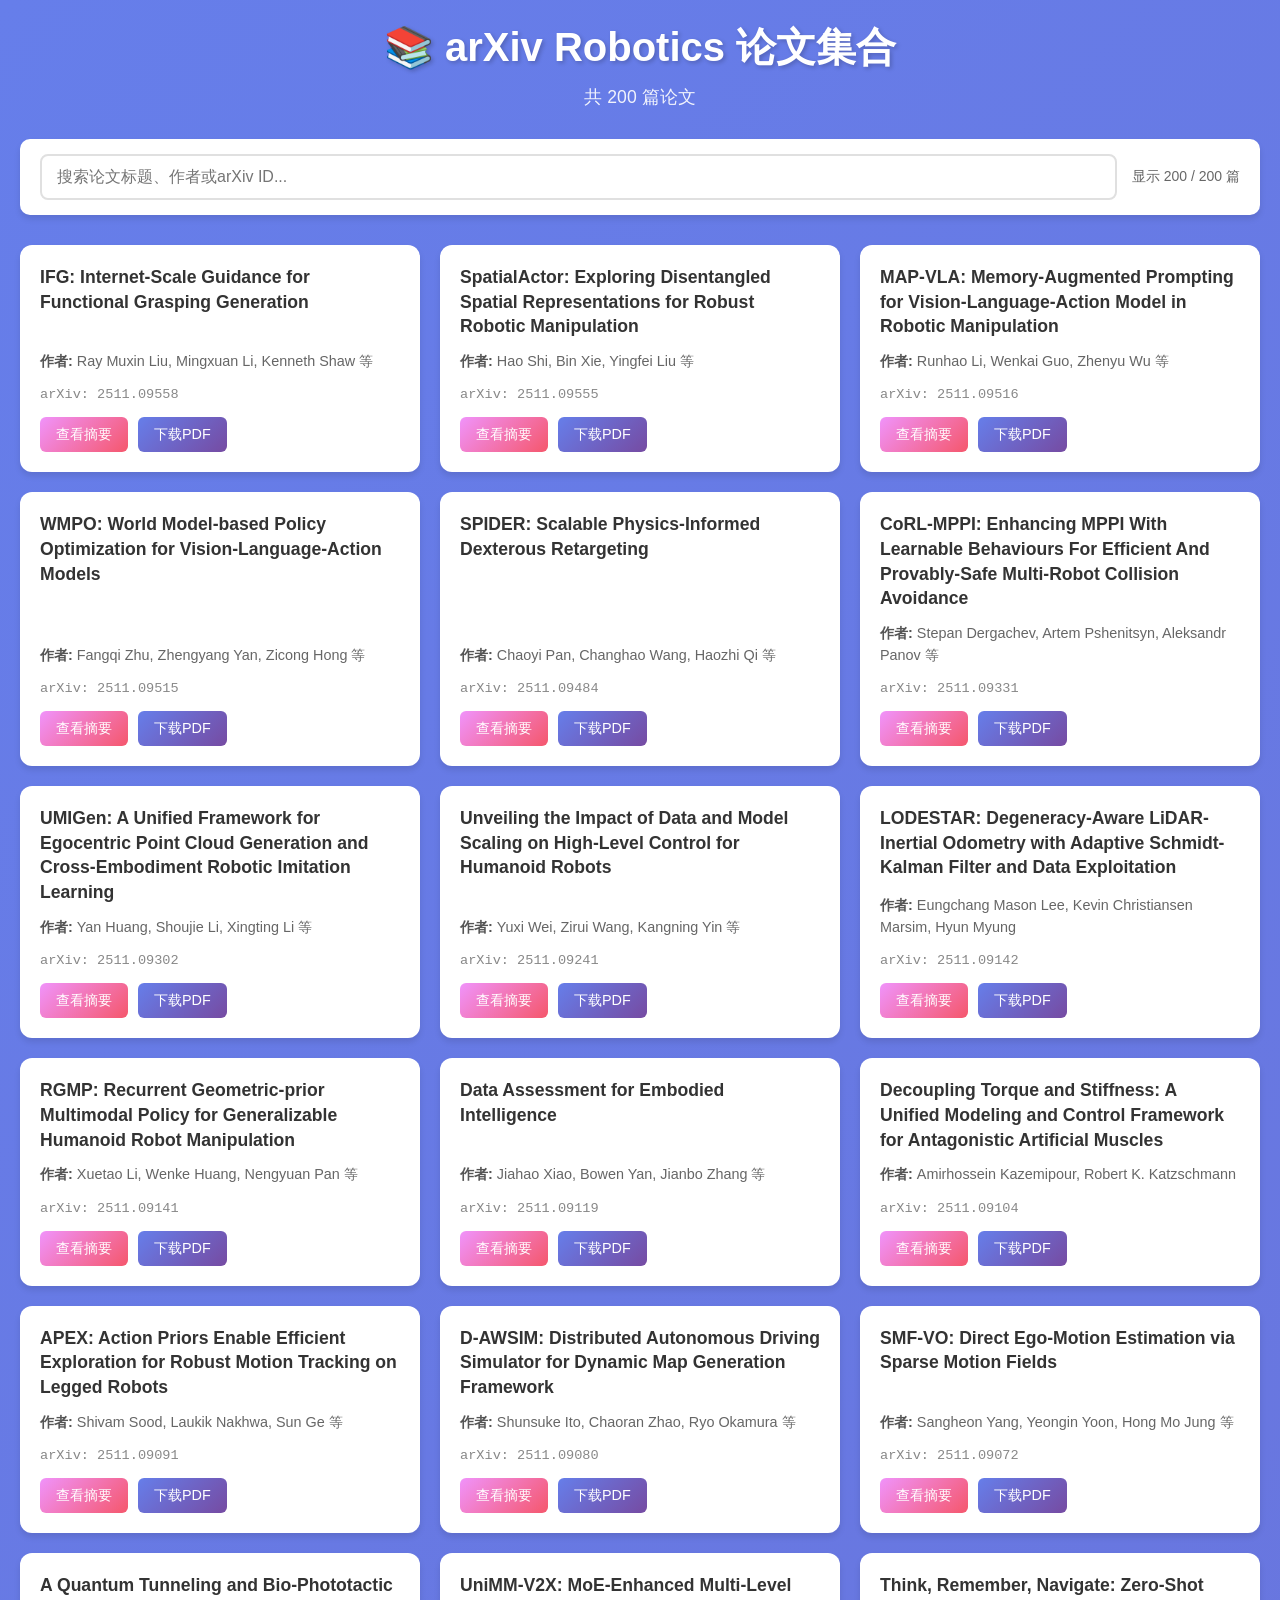
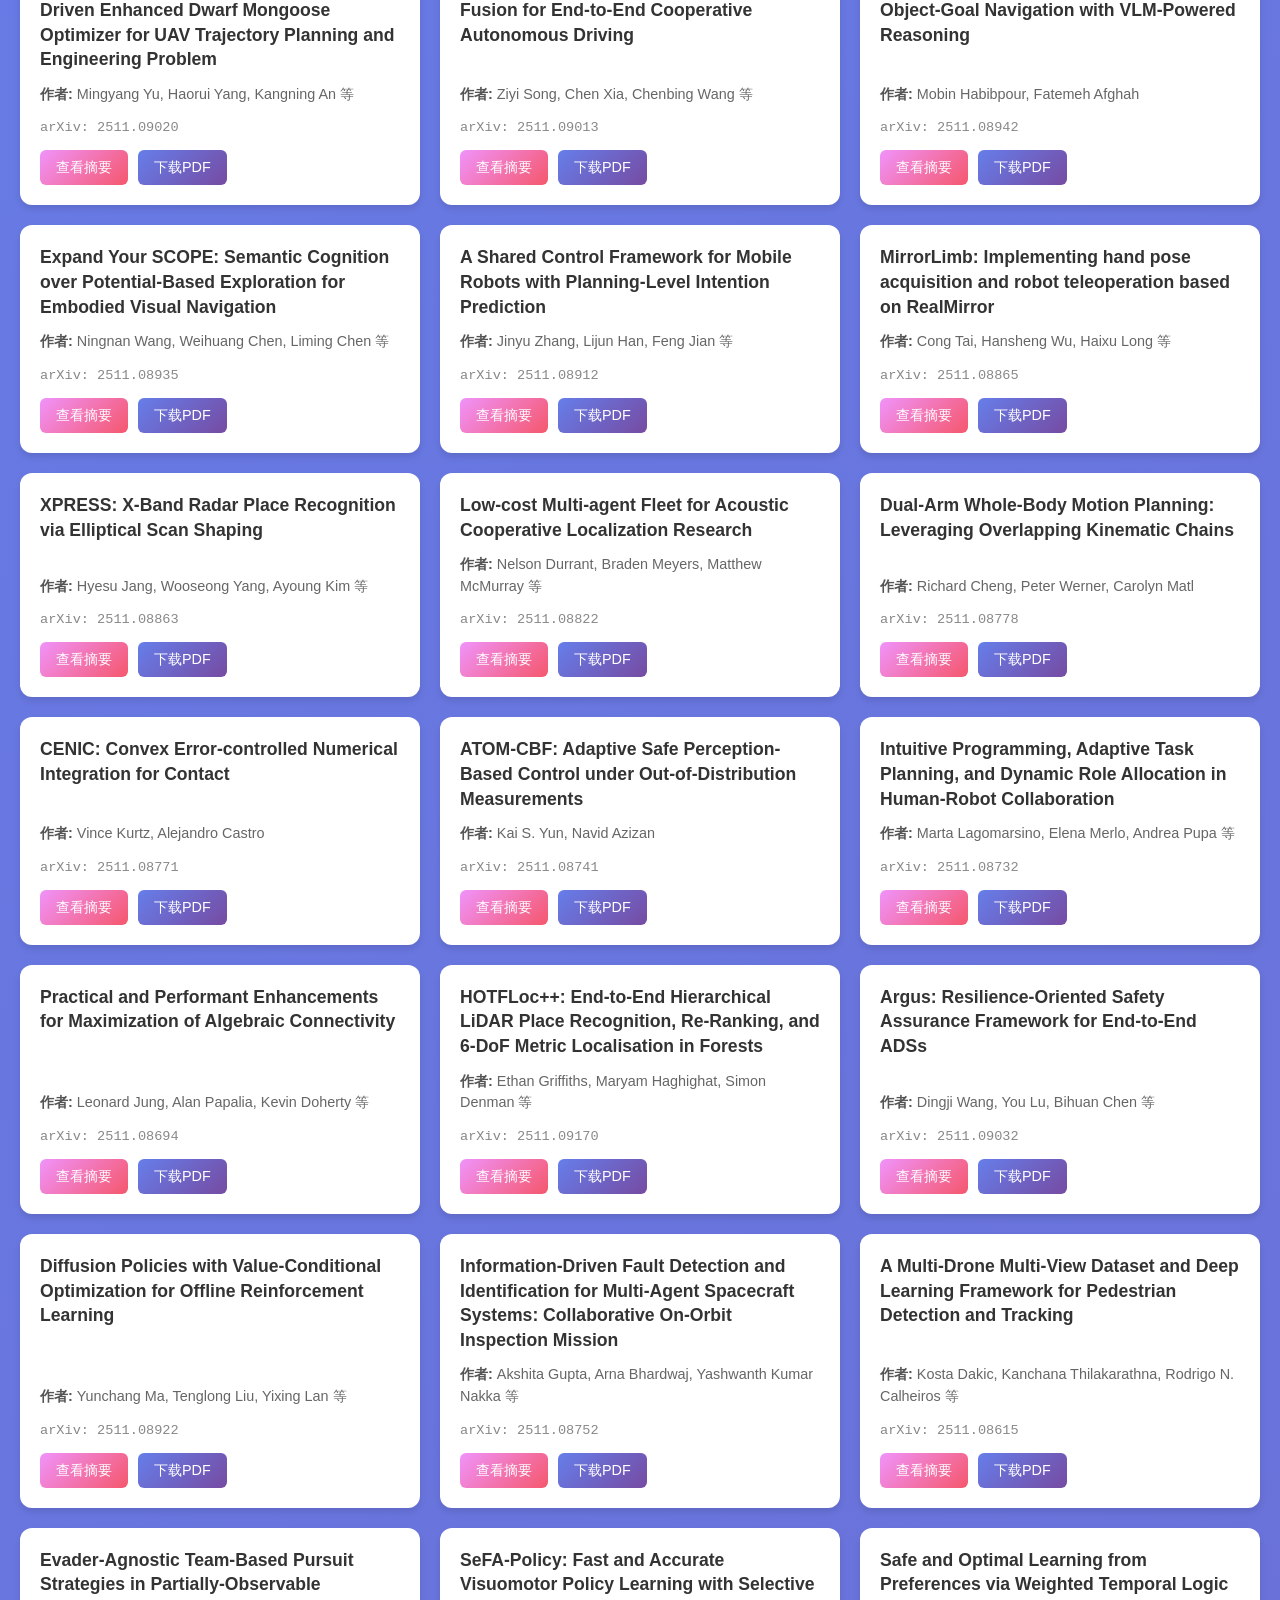
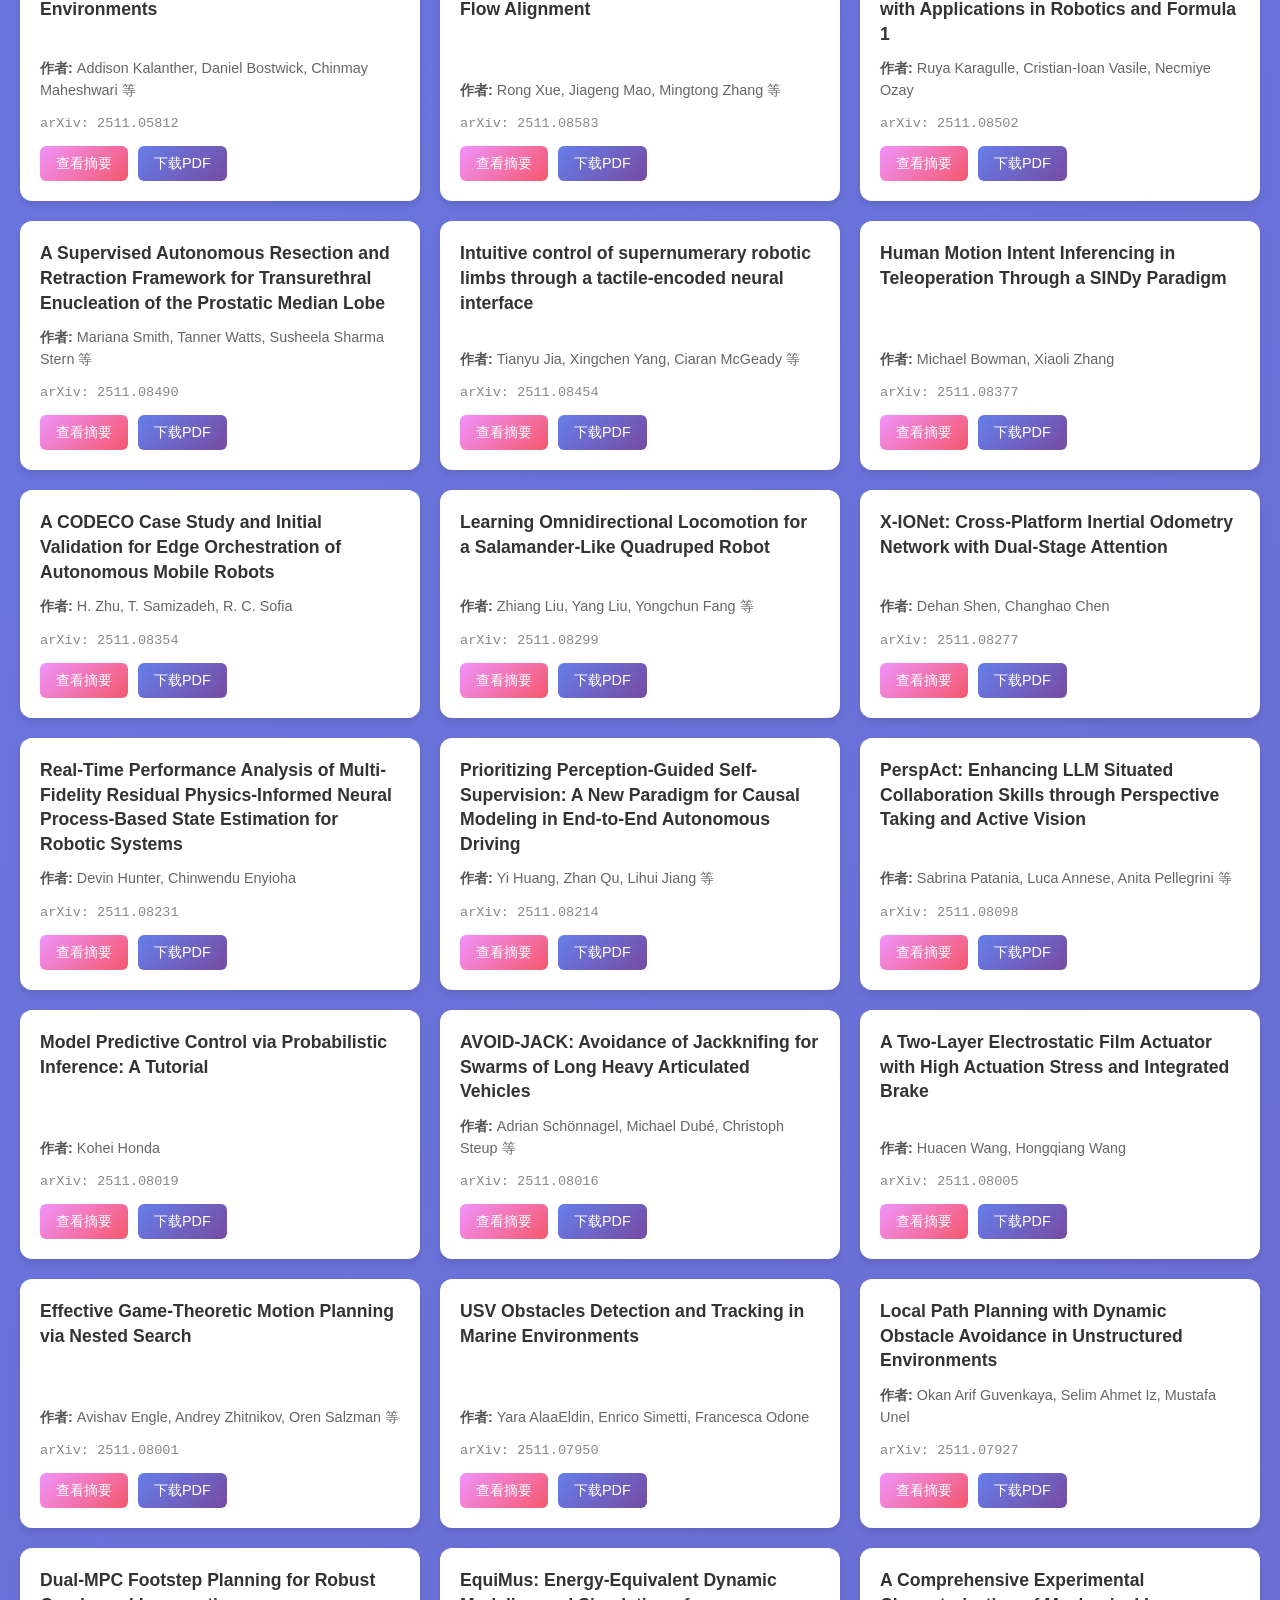
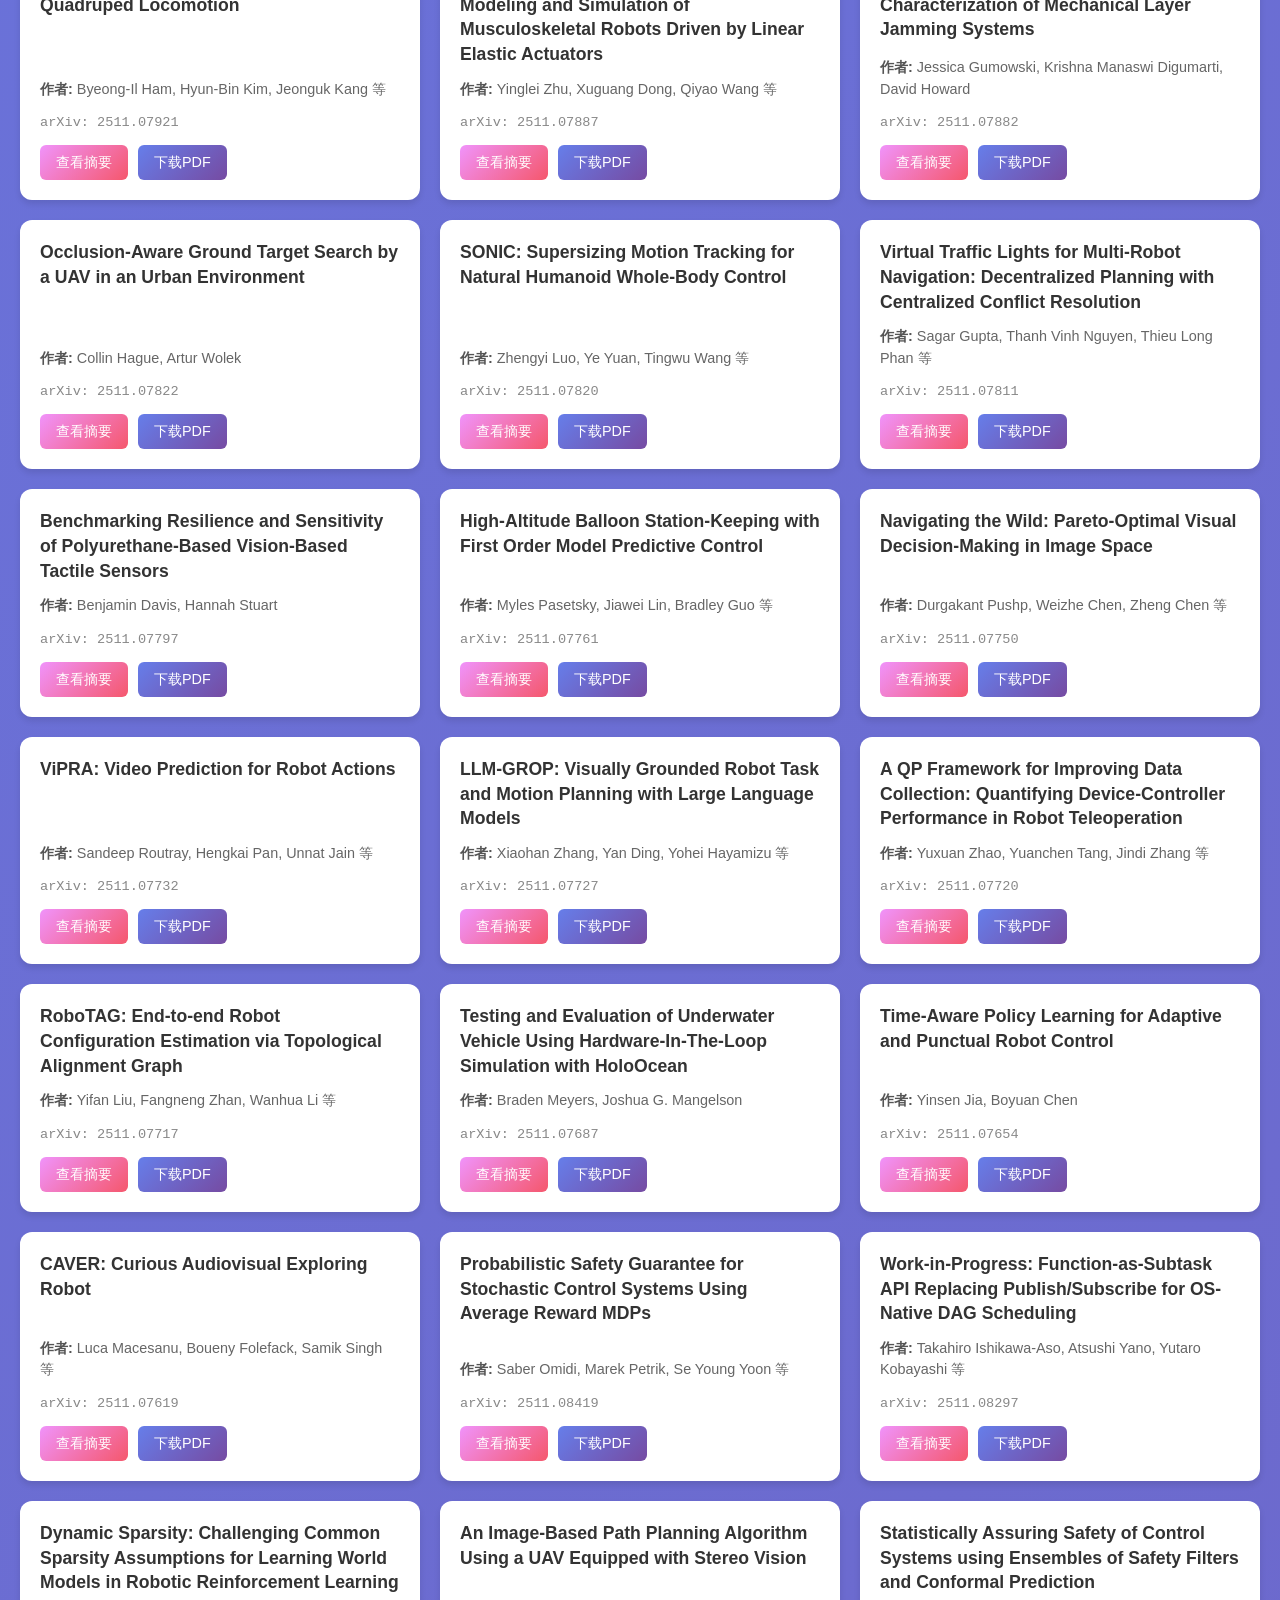
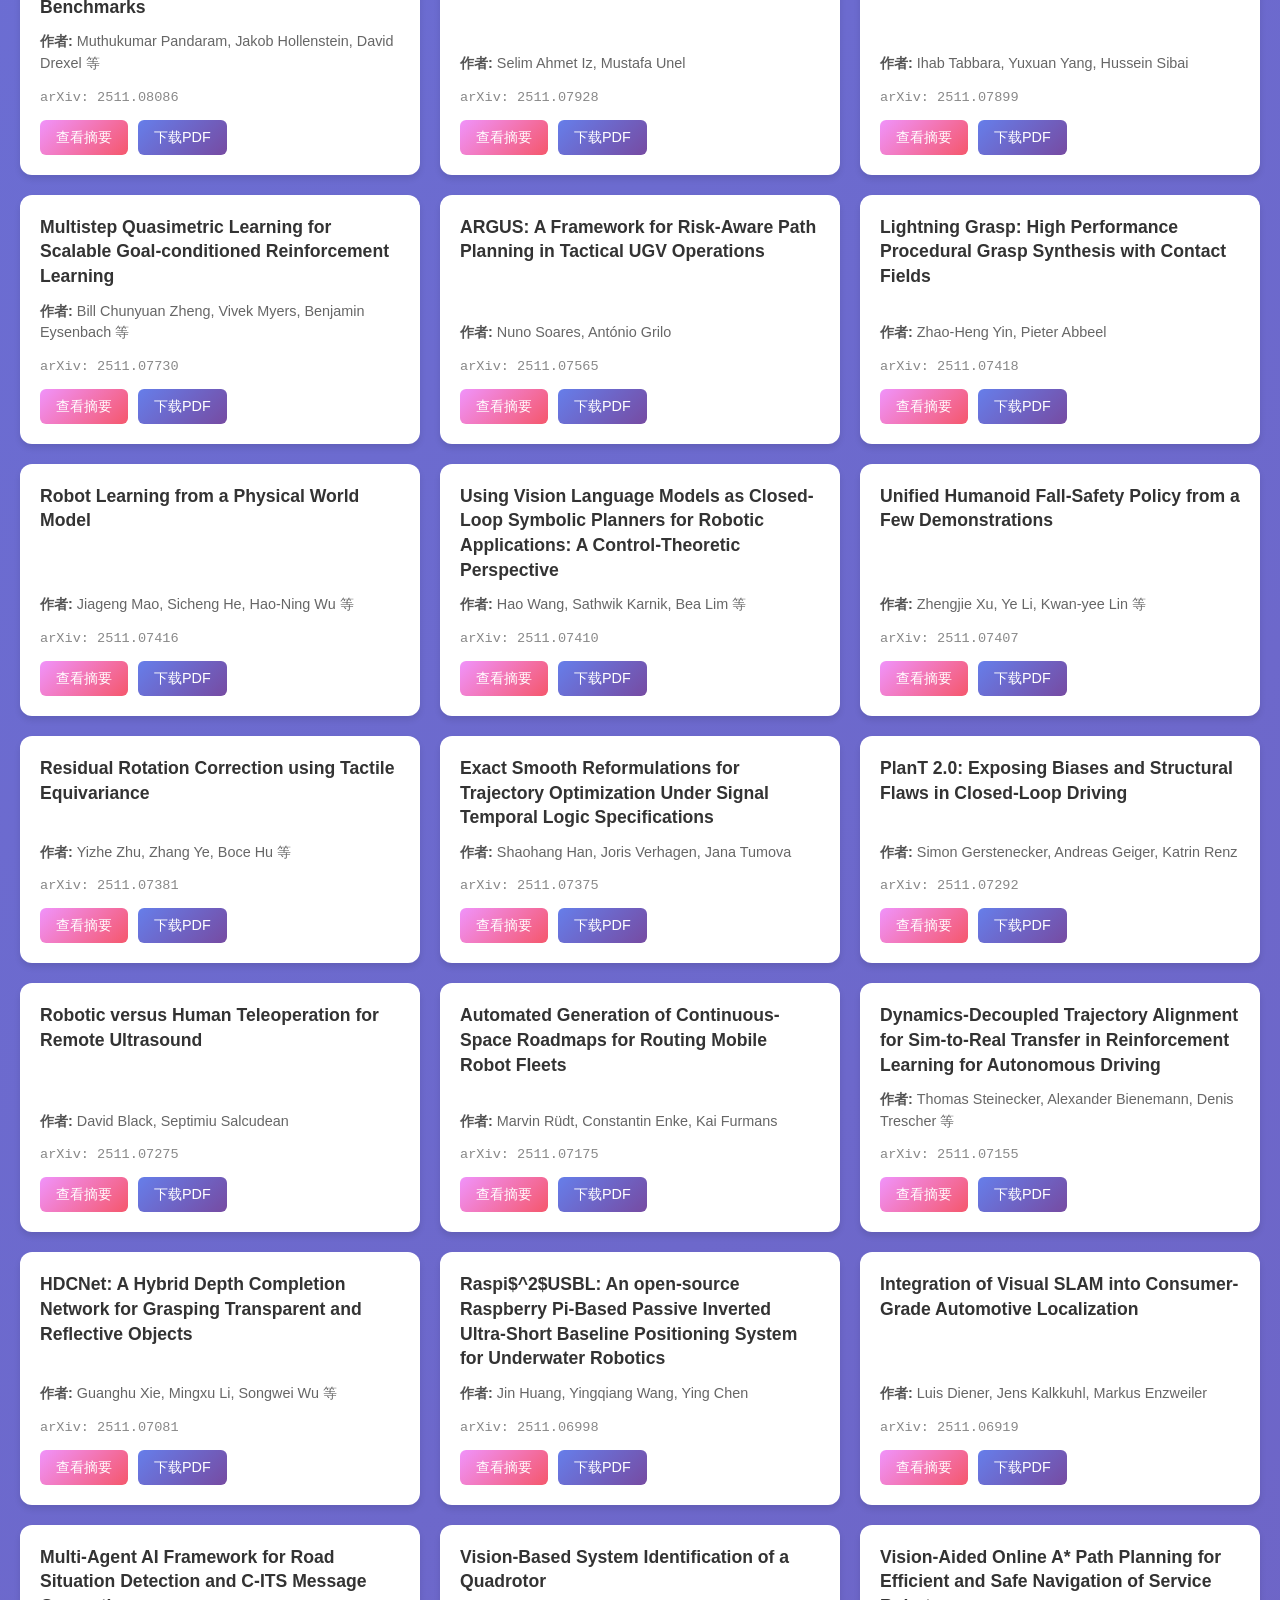
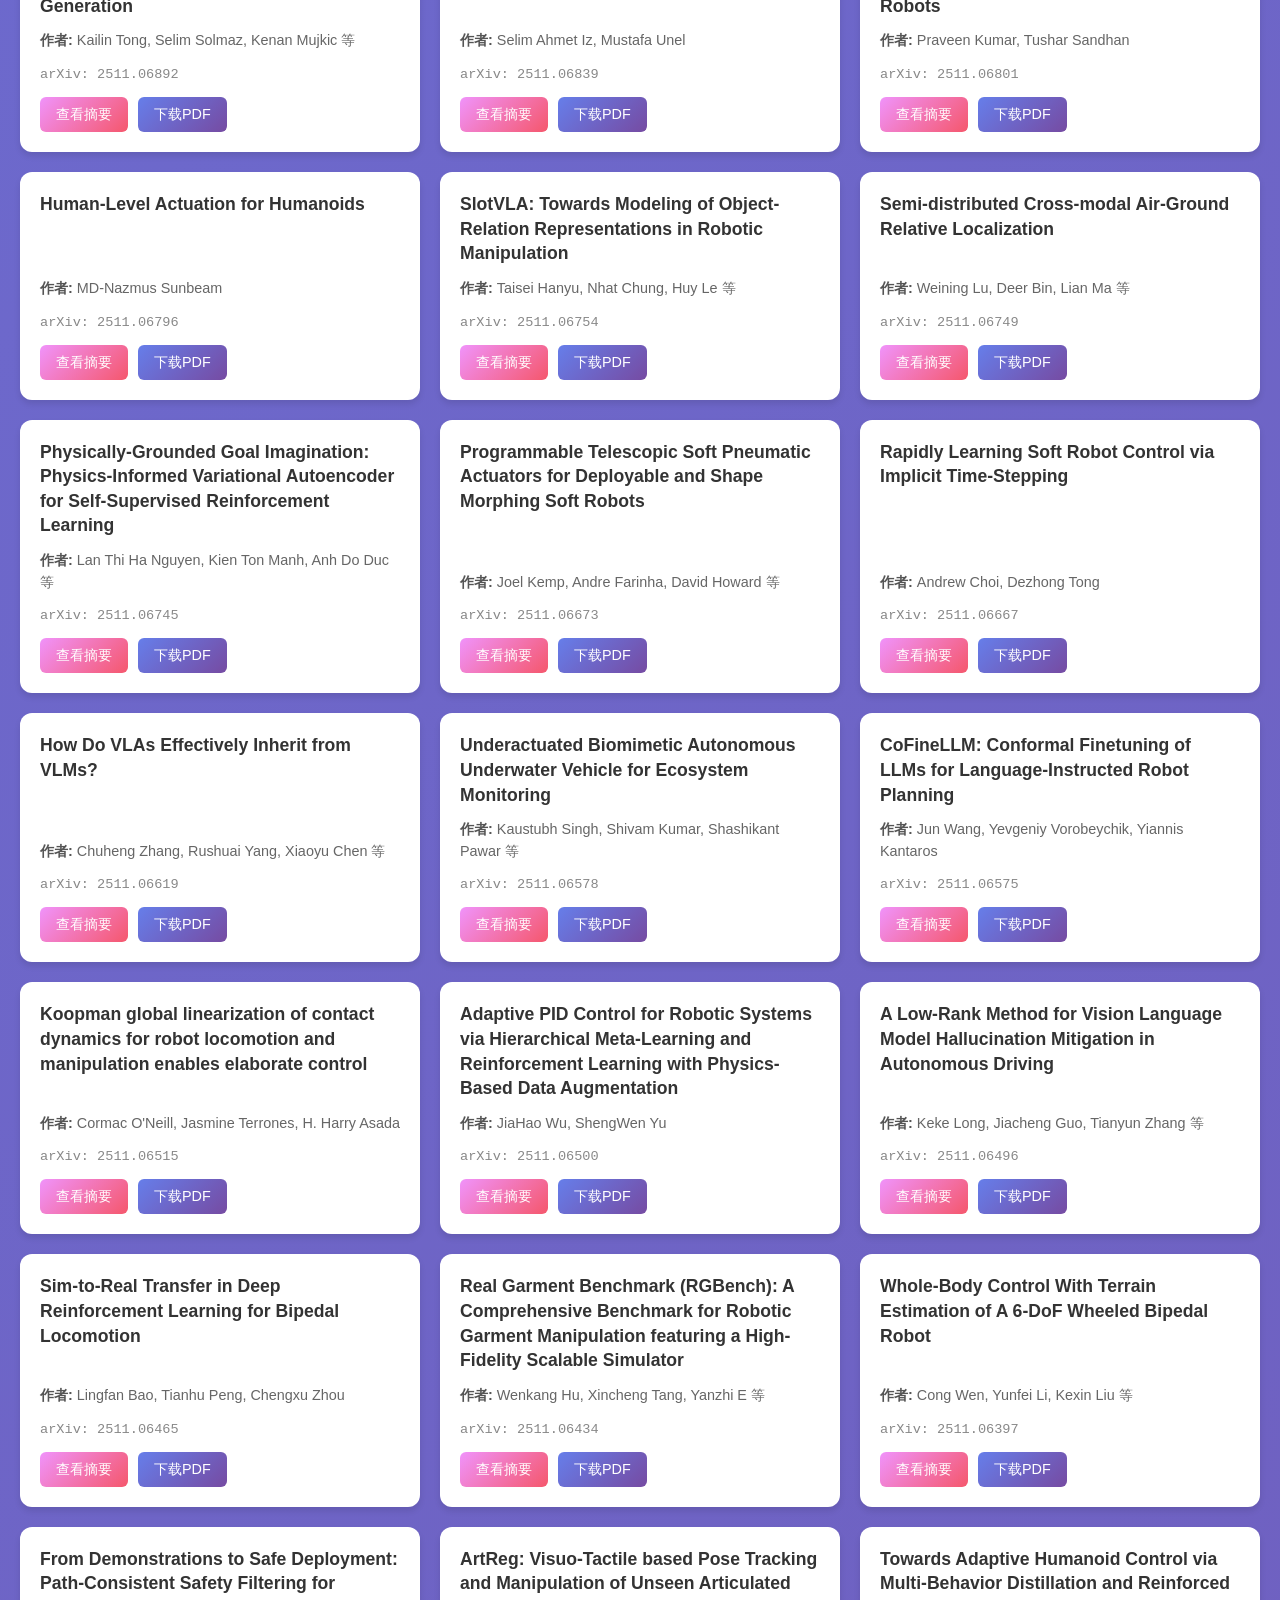
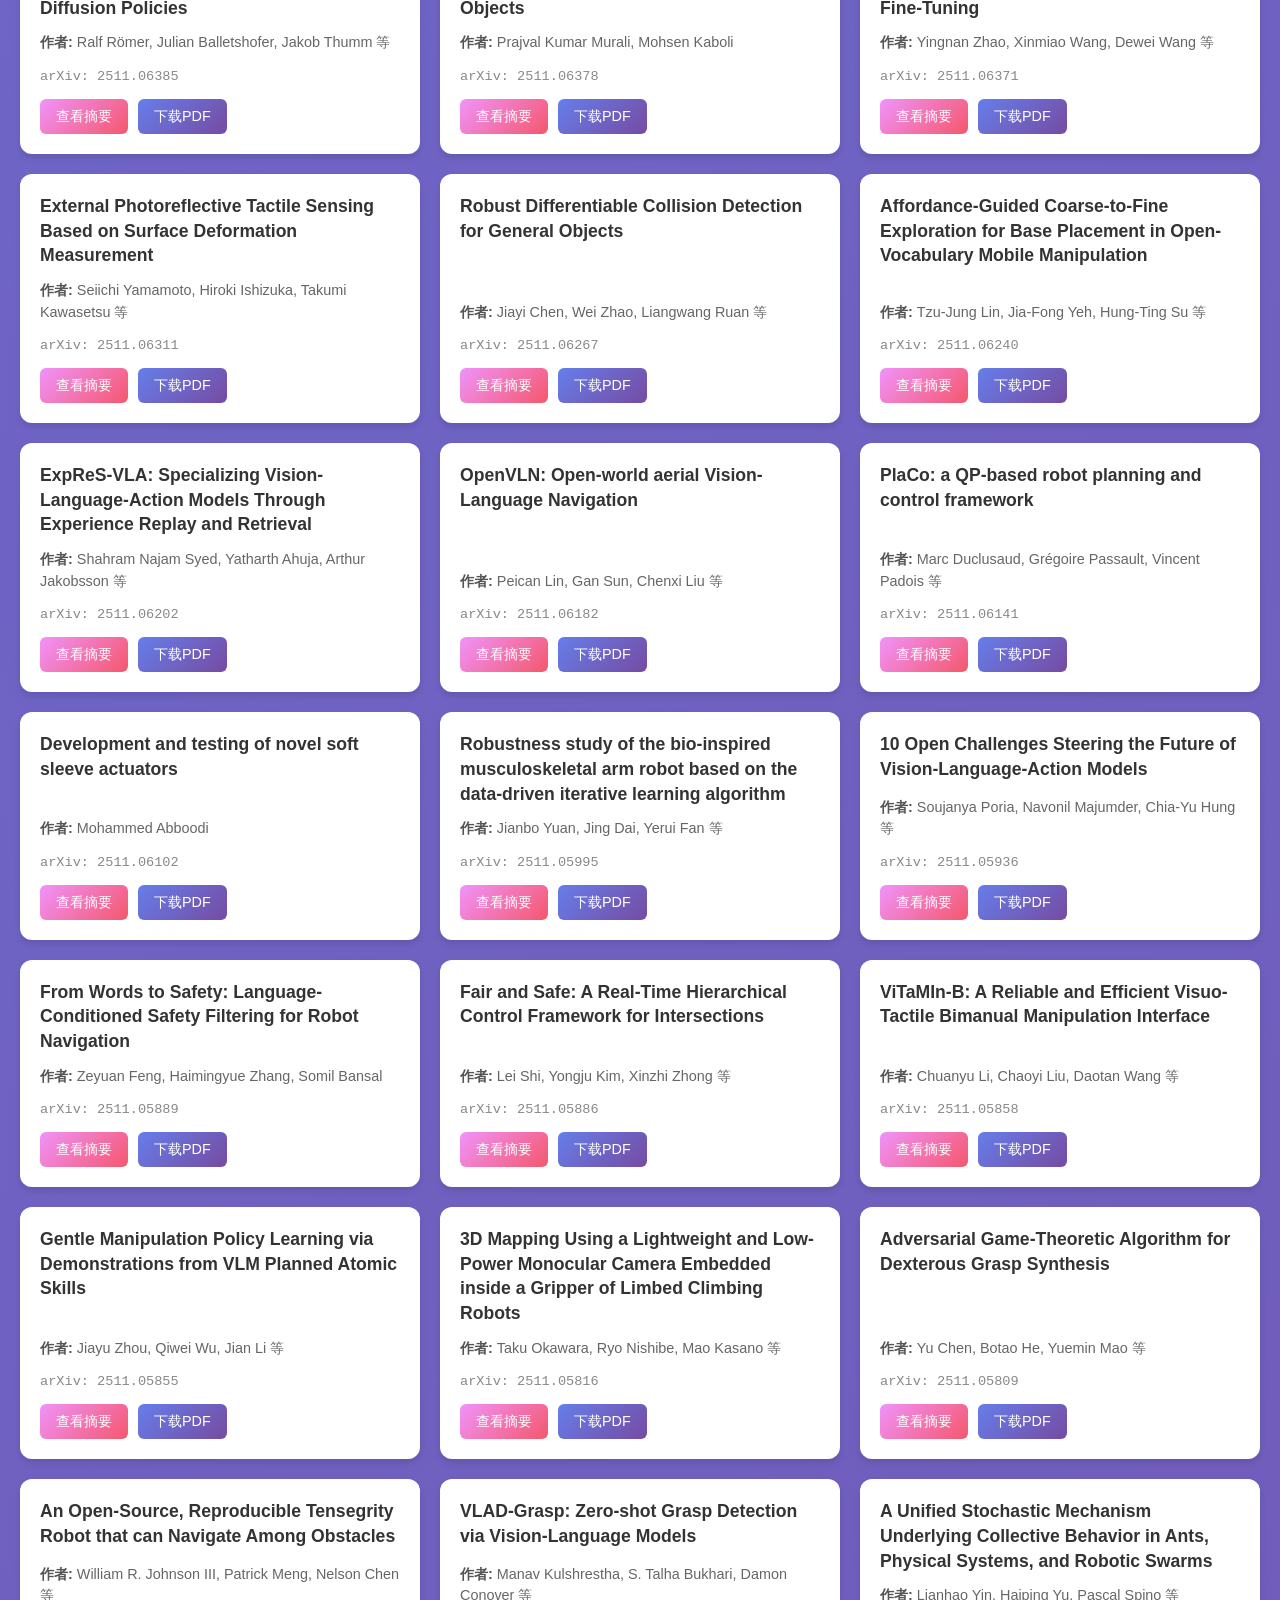
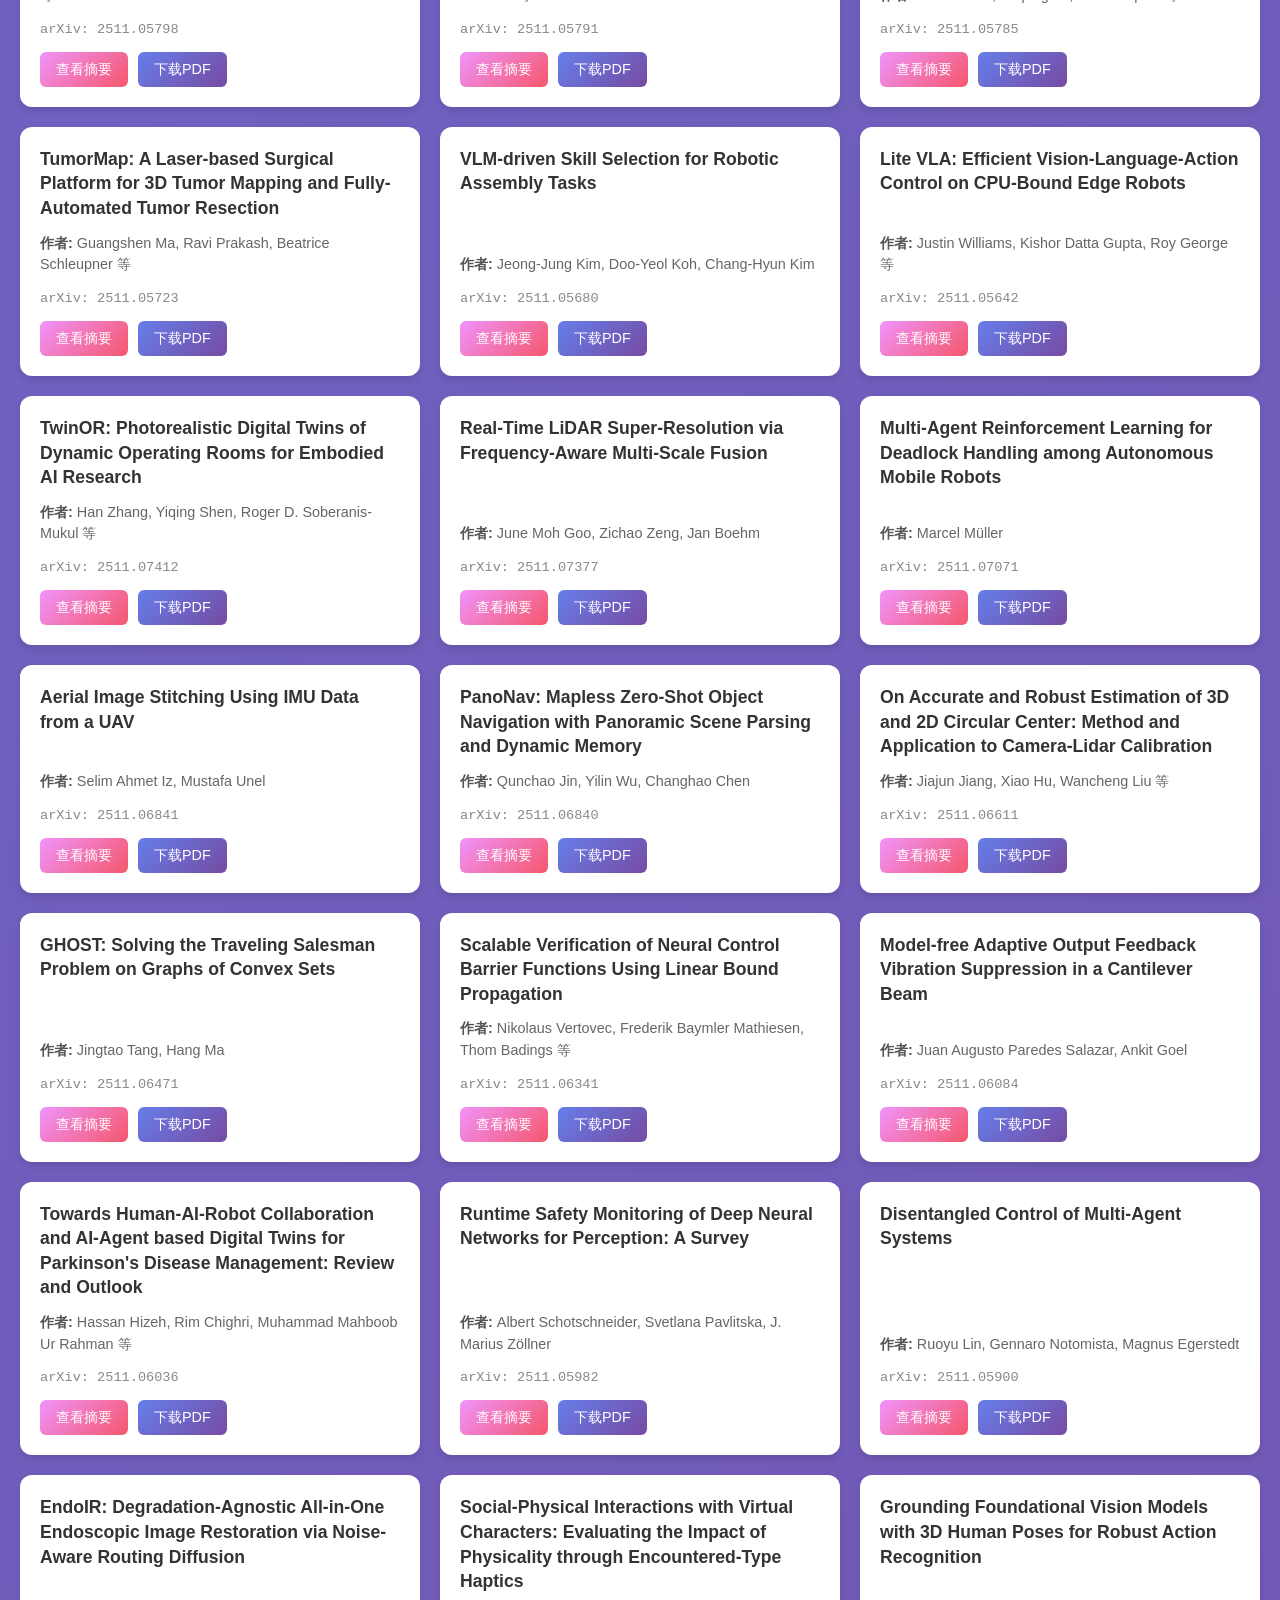
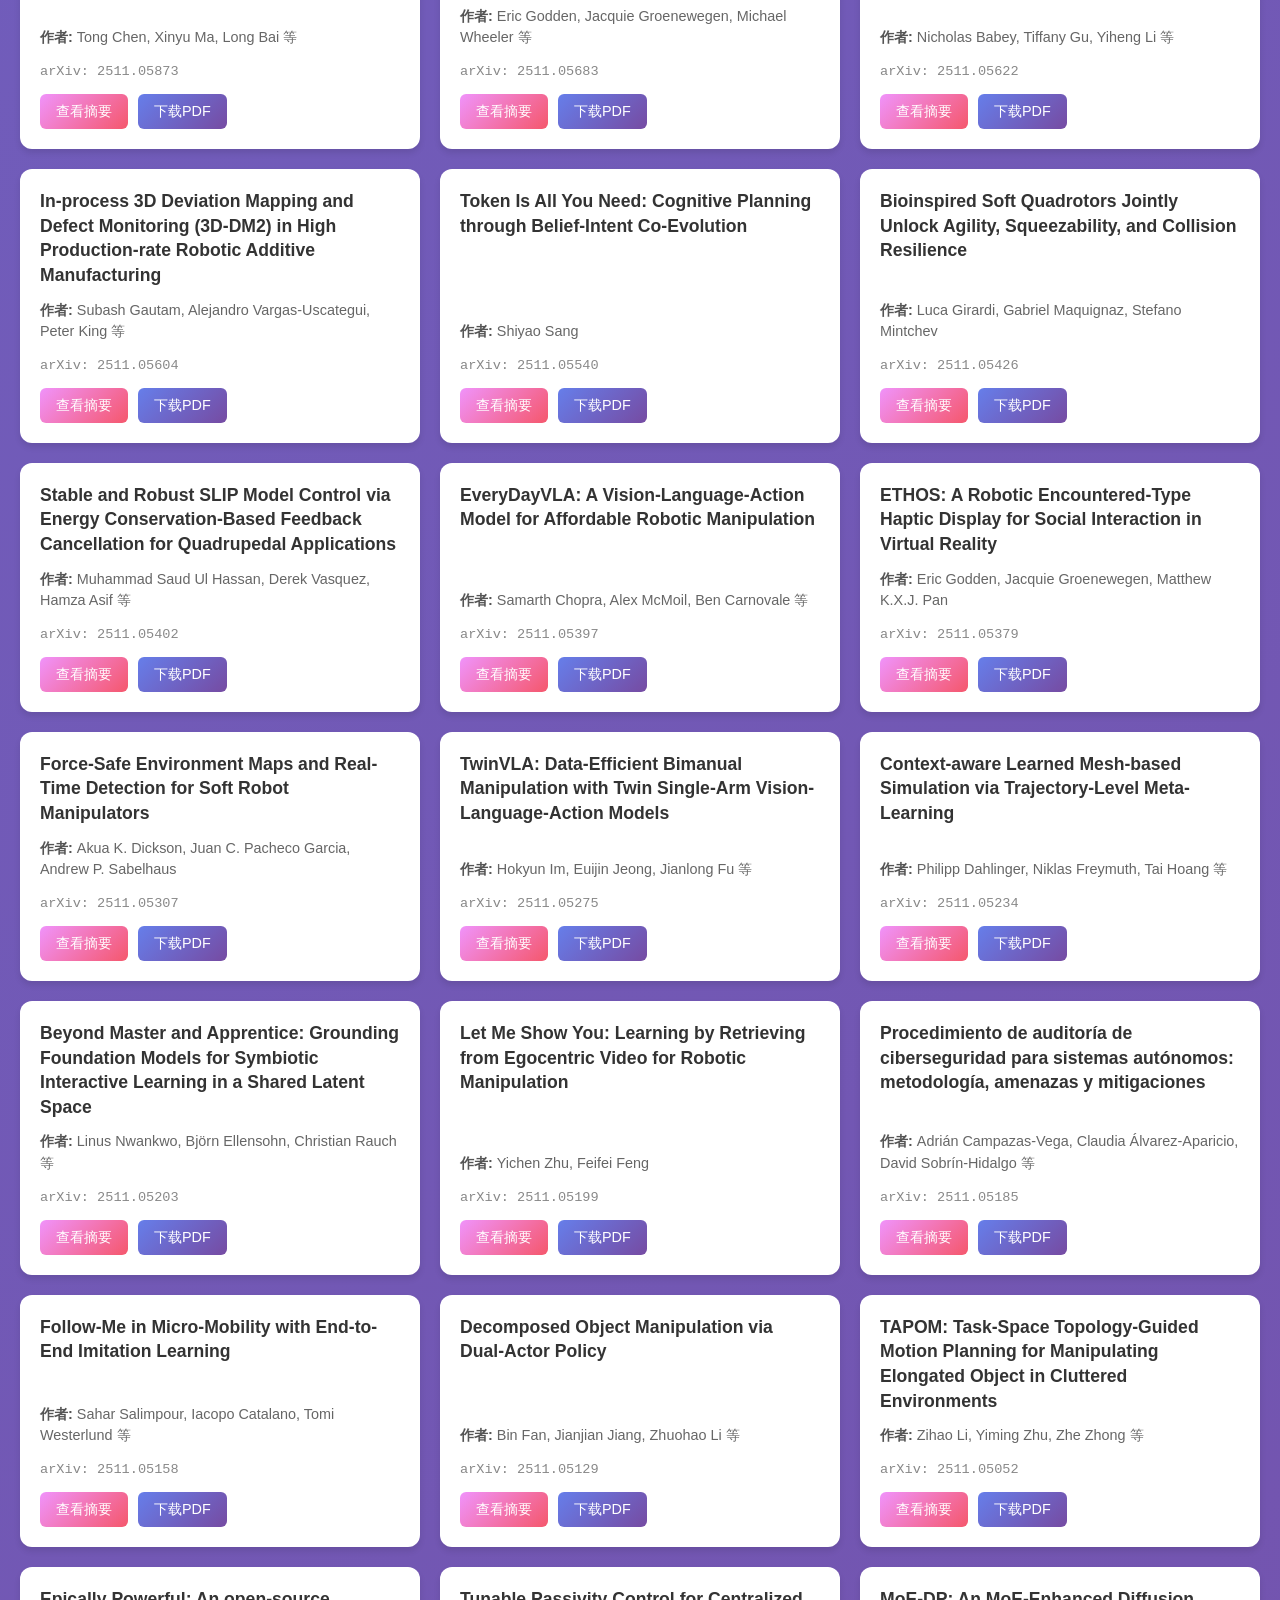
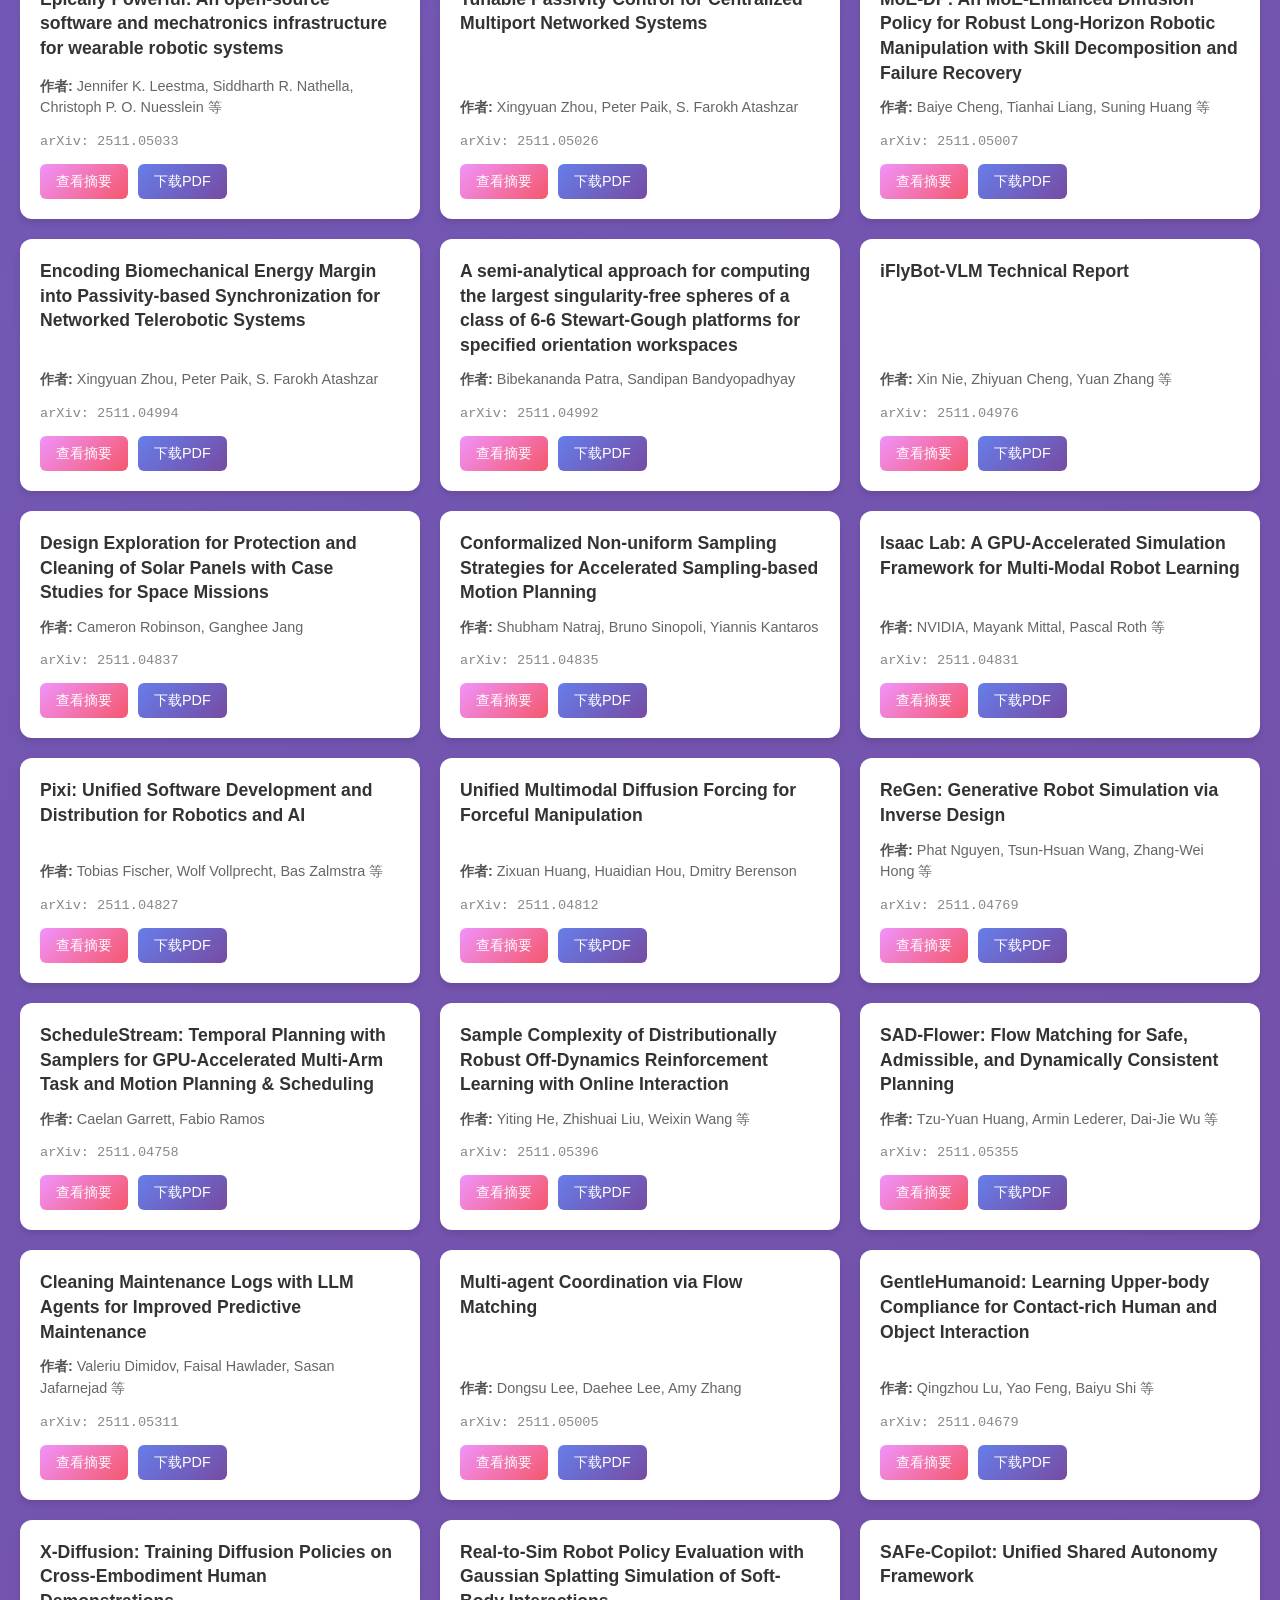
<file: papers_viewer.html>
<!DOCTYPE html>
<html lang="zh-CN">
<head>
    <meta charset="UTF-8">
    <meta name="viewport" content="width=device-width, initial-scale=1.0">
    <title>arXiv Robotics 论文卡片展示</title>
    <style>
        * {
            margin: 0;
            padding: 0;
            box-sizing: border-box;
        }

        body {
            font-family: -apple-system, BlinkMacSystemFont, 'Segoe UI', 'Roboto', 'Helvetica Neue', Arial, sans-serif;
            background: linear-gradient(135deg, #667eea 0%, #764ba2 100%);
            min-height: 100vh;
            padding: 20px;
        }

        .container {
            max-width: 1400px;
            margin: 0 auto;
        }

        .header {
            text-align: center;
            color: white;
            margin-bottom: 30px;
        }

        .header h1 {
            font-size: 2.5em;
            margin-bottom: 10px;
            text-shadow: 2px 2px 4px rgba(0,0,0,0.2);
        }

        .header p {
            font-size: 1.1em;
            opacity: 0.9;
        }

        .search-box {
            background: white;
            padding: 15px 20px;
            border-radius: 10px;
            box-shadow: 0 4px 6px rgba(0,0,0,0.1);
            margin-bottom: 30px;
            display: flex;
            gap: 15px;
            align-items: center;
            flex-wrap: wrap;
        }

        .search-box input {
            flex: 1;
            min-width: 200px;
            padding: 12px 15px;
            border: 2px solid #e0e0e0;
            border-radius: 8px;
            font-size: 16px;
            transition: border-color 0.3s;
        }

        .search-box input:focus {
            outline: none;
            border-color: #667eea;
        }

        .stats {
            color: #666;
            font-size: 14px;
        }

        .papers-grid {
            display: grid;
            grid-template-columns: repeat(auto-fill, minmax(350px, 1fr));
            gap: 20px;
            margin-bottom: 30px;
        }

        .paper-card {
            background: white;
            border-radius: 12px;
            padding: 20px;
            box-shadow: 0 4px 6px rgba(0,0,0,0.1);
            transition: transform 0.3s, box-shadow 0.3s;
            display: flex;
            flex-direction: column;
        }

        .paper-card:hover {
            transform: translateY(-5px);
            box-shadow: 0 8px 15px rgba(0,0,0,0.2);
        }

        .paper-title {
            font-size: 1.1em;
            font-weight: 600;
            color: #333;
            margin-bottom: 12px;
            line-height: 1.4;
            flex-grow: 1;
        }

        .paper-authors {
            font-size: 0.9em;
            color: #666;
            margin-bottom: 15px;
            line-height: 1.5;
        }

        .paper-authors strong {
            color: #555;
        }

        .paper-id {
            font-size: 0.85em;
            color: #888;
            margin-bottom: 15px;
            font-family: 'Courier New', monospace;
        }

        .paper-links {
            display: flex;
            gap: 10px;
            flex-wrap: wrap;
        }

        .paper-link {
            display: inline-block;
            padding: 8px 16px;
            background: linear-gradient(135deg, #667eea 0%, #764ba2 100%);
            color: white;
            text-decoration: none;
            border-radius: 6px;
            font-size: 0.9em;
            transition: opacity 0.3s;
            font-weight: 500;
        }

        .paper-link:hover {
            opacity: 0.9;
        }

        .paper-link.abstract-link {
            background: linear-gradient(135deg, #f093fb 0%, #f5576c 100%);
        }

        .no-results {
            text-align: center;
            color: white;
            font-size: 1.2em;
            padding: 40px;
            background: rgba(255,255,255,0.1);
            border-radius: 10px;
        }

        @media (max-width: 768px) {
            .papers-grid {
                grid-template-columns: 1fr;
            }

            .header h1 {
                font-size: 2em;
            }

            .search-box {
                flex-direction: column;
                align-items: stretch;
            }
        }
    </style>
</head>
<body>
    <div class="container">
        <div class="header">
            <h1>📚 arXiv Robotics 论文集合</h1>
            <p>共 <span id="total-count">0</span> 篇论文</p>
        </div>

        <div class="search-box">
            <input type="text" id="search-input" placeholder="搜索论文标题、作者或arXiv ID...">
            <div class="stats">
                显示 <span id="display-count">0</span> / <span id="total-display">0</span> 篇
            </div>
        </div>

        <div id="papers-container" class="papers-grid">
            <!-- 论文卡片将在这里动态生成 -->
        </div>
    </div>

    <script>
        // 论文数据
        const papersData = [
  {
    "arxiv_id": "2511.09558",
    "title": "IFG: Internet-Scale Guidance for Functional Grasping Generation",
    "authors": [
      "Ray Muxin Liu",
      "Mingxuan Li",
      "Kenneth Shaw",
      "Deepak Pathak"
    ]
  },
  {
    "arxiv_id": "2511.09555",
    "title": "SpatialActor: Exploring Disentangled Spatial Representations for Robust Robotic Manipulation",
    "authors": [
      "Hao Shi",
      "Bin Xie",
      "Yingfei Liu",
      "Yang Yue",
      "Tiancai Wang",
      "Haoqiang Fan",
      "Xiangyu Zhang",
      "Gao Huang"
    ]
  },
  {
    "arxiv_id": "2511.09516",
    "title": "MAP-VLA: Memory-Augmented Prompting for Vision-Language-Action Model in Robotic Manipulation",
    "authors": [
      "Runhao Li",
      "Wenkai Guo",
      "Zhenyu Wu",
      "Changyuan Wang",
      "Haoyuan Deng",
      "Zhenyu Weng",
      "Yap-Peng Tan",
      "Ziwei Wang"
    ]
  },
  {
    "arxiv_id": "2511.09515",
    "title": "WMPO: World Model-based Policy Optimization for Vision-Language-Action Models",
    "authors": [
      "Fangqi Zhu",
      "Zhengyang Yan",
      "Zicong Hong",
      "Quanxin Shou",
      "Xiao Ma",
      "Song Guo"
    ]
  },
  {
    "arxiv_id": "2511.09484",
    "title": "SPIDER: Scalable Physics-Informed Dexterous Retargeting",
    "authors": [
      "Chaoyi Pan",
      "Changhao Wang",
      "Haozhi Qi",
      "Zixi Liu",
      "Homanga Bharadhwaj",
      "Akash Sharma",
      "Tingfan Wu",
      "Guanya Shi",
      "Jitendra Malik",
      "Francois Hogan"
    ]
  },
  {
    "arxiv_id": "2511.09331",
    "title": "CoRL-MPPI: Enhancing MPPI With Learnable Behaviours For Efficient And Provably-Safe Multi-Robot Collision Avoidance",
    "authors": [
      "Stepan Dergachev",
      "Artem Pshenitsyn",
      "Aleksandr Panov",
      "Alexey Skrynnik",
      "Konstantin Yakovlev"
    ]
  },
  {
    "arxiv_id": "2511.09302",
    "title": "UMIGen: A Unified Framework for Egocentric Point Cloud Generation and Cross-Embodiment Robotic Imitation Learning",
    "authors": [
      "Yan Huang",
      "Shoujie Li",
      "Xingting Li",
      "Wenbo Ding"
    ]
  },
  {
    "arxiv_id": "2511.09241",
    "title": "Unveiling the Impact of Data and Model Scaling on High-Level Control for Humanoid Robots",
    "authors": [
      "Yuxi Wei",
      "Zirui Wang",
      "Kangning Yin",
      "Yue Hu",
      "Jingbo Wang",
      "Siheng Chen"
    ]
  },
  {
    "arxiv_id": "2511.09142",
    "title": "LODESTAR: Degeneracy-Aware LiDAR-Inertial Odometry with Adaptive Schmidt-Kalman Filter and Data Exploitation",
    "authors": [
      "Eungchang Mason Lee",
      "Kevin Christiansen Marsim",
      "Hyun Myung"
    ]
  },
  {
    "arxiv_id": "2511.09141",
    "title": "RGMP: Recurrent Geometric-prior Multimodal Policy for Generalizable Humanoid Robot Manipulation",
    "authors": [
      "Xuetao Li",
      "Wenke Huang",
      "Nengyuan Pan",
      "Kaiyan Zhao",
      "Songhua Yang",
      "Yiming Wang",
      "Mengde Li",
      "Mang Ye",
      "Jifeng Xuan",
      "Miao Li"
    ]
  },
  {
    "arxiv_id": "2511.09119",
    "title": "Data Assessment for Embodied Intelligence",
    "authors": [
      "Jiahao Xiao",
      "Bowen Yan",
      "Jianbo Zhang",
      "Jia Wang",
      "Chunyi Li",
      "Zhengxue Cheng",
      "Guangtao Zhai"
    ]
  },
  {
    "arxiv_id": "2511.09104",
    "title": "Decoupling Torque and Stiffness: A Unified Modeling and Control Framework for Antagonistic Artificial Muscles",
    "authors": [
      "Amirhossein Kazemipour",
      "Robert K. Katzschmann"
    ]
  },
  {
    "arxiv_id": "2511.09091",
    "title": "APEX: Action Priors Enable Efficient Exploration for Robust Motion Tracking on Legged Robots",
    "authors": [
      "Shivam Sood",
      "Laukik Nakhwa",
      "Sun Ge",
      "Yuhong Cao",
      "Jin Cheng",
      "Fatemah Zargarbashi",
      "Taerim Yoon",
      "Sungjoon Choi",
      "Stelian Coros",
      "Guillaume Sartoretti"
    ]
  },
  {
    "arxiv_id": "2511.09080",
    "title": "D-AWSIM: Distributed Autonomous Driving Simulator for Dynamic Map Generation Framework",
    "authors": [
      "Shunsuke Ito",
      "Chaoran Zhao",
      "Ryo Okamura",
      "Takuya Azumi"
    ]
  },
  {
    "arxiv_id": "2511.09072",
    "title": "SMF-VO: Direct Ego-Motion Estimation via Sparse Motion Fields",
    "authors": [
      "Sangheon Yang",
      "Yeongin Yoon",
      "Hong Mo Jung",
      "Jongwoo Lim"
    ]
  },
  {
    "arxiv_id": "2511.09020",
    "title": "A Quantum Tunneling and Bio-Phototactic Driven Enhanced Dwarf Mongoose Optimizer for UAV Trajectory Planning and Engineering Problem",
    "authors": [
      "Mingyang Yu",
      "Haorui Yang",
      "Kangning An",
      "Xinjian Wei",
      "Xiaoxuan Xu",
      "Jing Xu"
    ]
  },
  {
    "arxiv_id": "2511.09013",
    "title": "UniMM-V2X: MoE-Enhanced Multi-Level Fusion for End-to-End Cooperative Autonomous Driving",
    "authors": [
      "Ziyi Song",
      "Chen Xia",
      "Chenbing Wang",
      "Haibao Yu",
      "Sheng Zhou",
      "Zhisheng Niu"
    ]
  },
  {
    "arxiv_id": "2511.08942",
    "title": "Think, Remember, Navigate: Zero-Shot Object-Goal Navigation with VLM-Powered Reasoning",
    "authors": [
      "Mobin Habibpour",
      "Fatemeh Afghah"
    ]
  },
  {
    "arxiv_id": "2511.08935",
    "title": "Expand Your SCOPE: Semantic Cognition over Potential-Based Exploration for Embodied Visual Navigation",
    "authors": [
      "Ningnan Wang",
      "Weihuang Chen",
      "Liming Chen",
      "Haoxuan Ji",
      "Zhongyu Guo",
      "Xuchong Zhang",
      "Hongbin Sun"
    ]
  },
  {
    "arxiv_id": "2511.08912",
    "title": "A Shared Control Framework for Mobile Robots with Planning-Level Intention Prediction",
    "authors": [
      "Jinyu Zhang",
      "Lijun Han",
      "Feng Jian",
      "Lingxi Zhang",
      "Hesheng Wang"
    ]
  },
  {
    "arxiv_id": "2511.08865",
    "title": "MirrorLimb: Implementing hand pose acquisition and robot teleoperation based on RealMirror",
    "authors": [
      "Cong Tai",
      "Hansheng Wu",
      "Haixu Long",
      "Zhengbin Long",
      "Zhaoyu Zheng",
      "Haodong Xiang",
      "Tao Shen"
    ]
  },
  {
    "arxiv_id": "2511.08863",
    "title": "XPRESS: X-Band Radar Place Recognition via Elliptical Scan Shaping",
    "authors": [
      "Hyesu Jang",
      "Wooseong Yang",
      "Ayoung Kim",
      "Dongje Lee",
      "Hanguen Kim"
    ]
  },
  {
    "arxiv_id": "2511.08822",
    "title": "Low-cost Multi-agent Fleet for Acoustic Cooperative Localization Research",
    "authors": [
      "Nelson Durrant",
      "Braden Meyers",
      "Matthew McMurray",
      "Clayton Smith",
      "Brighton Anderson",
      "Tristan Hodgins",
      "Kalliyan Velasco",
      "Joshua G. Mangelson"
    ]
  },
  {
    "arxiv_id": "2511.08778",
    "title": "Dual-Arm Whole-Body Motion Planning: Leveraging Overlapping Kinematic Chains",
    "authors": [
      "Richard Cheng",
      "Peter Werner",
      "Carolyn Matl"
    ]
  },
  {
    "arxiv_id": "2511.08771",
    "title": "CENIC: Convex Error-controlled Numerical Integration for Contact",
    "authors": [
      "Vince Kurtz",
      "Alejandro Castro"
    ]
  },
  {
    "arxiv_id": "2511.08741",
    "title": "ATOM-CBF: Adaptive Safe Perception-Based Control under Out-of-Distribution Measurements",
    "authors": [
      "Kai S. Yun",
      "Navid Azizan"
    ]
  },
  {
    "arxiv_id": "2511.08732",
    "title": "Intuitive Programming, Adaptive Task Planning, and Dynamic Role Allocation in Human-Robot Collaboration",
    "authors": [
      "Marta Lagomarsino",
      "Elena Merlo",
      "Andrea Pupa",
      "Timo Birr",
      "Franziska Krebs",
      "Cristian Secchi",
      "Tamim Asfour",
      "Arash Ajoudani"
    ]
  },
  {
    "arxiv_id": "2511.08694",
    "title": "Practical and Performant Enhancements for Maximization of Algebraic Connectivity",
    "authors": [
      "Leonard Jung",
      "Alan Papalia",
      "Kevin Doherty",
      "Michael Everett"
    ]
  },
  {
    "arxiv_id": "2511.09170",
    "title": "HOTFLoc++: End-to-End Hierarchical LiDAR Place Recognition, Re-Ranking, and 6-DoF Metric Localisation in Forests",
    "authors": [
      "Ethan Griffiths",
      "Maryam Haghighat",
      "Simon Denman",
      "Clinton Fookes",
      "Milad Ramezani"
    ]
  },
  {
    "arxiv_id": "2511.09032",
    "title": "Argus: Resilience-Oriented Safety Assurance Framework for End-to-End ADSs",
    "authors": [
      "Dingji Wang",
      "You Lu",
      "Bihuan Chen",
      "Shuo Hao",
      "Haowen Jiang",
      "Yifan Tian",
      "Xin Peng"
    ]
  },
  {
    "arxiv_id": "2511.08922",
    "title": "Diffusion Policies with Value-Conditional Optimization for Offline Reinforcement Learning",
    "authors": [
      "Yunchang Ma",
      "Tenglong Liu",
      "Yixing Lan",
      "Xin Yin",
      "Changxin Zhang",
      "Xinglong Zhang",
      "Xin Xu"
    ]
  },
  {
    "arxiv_id": "2511.08752",
    "title": "Information-Driven Fault Detection and Identification for Multi-Agent Spacecraft Systems: Collaborative On-Orbit Inspection Mission",
    "authors": [
      "Akshita Gupta",
      "Arna Bhardwaj",
      "Yashwanth Kumar Nakka",
      "Changrak Choi",
      "Amir Rahmani"
    ]
  },
  {
    "arxiv_id": "2511.08615",
    "title": "A Multi-Drone Multi-View Dataset and Deep Learning Framework for Pedestrian Detection and Tracking",
    "authors": [
      "Kosta Dakic",
      "Kanchana Thilakarathna",
      "Rodrigo N. Calheiros",
      "Teng Joon Lim"
    ]
  },
  {
    "arxiv_id": "2511.05812",
    "title": "Evader-Agnostic Team-Based Pursuit Strategies in Partially-Observable Environments",
    "authors": [
      "Addison Kalanther",
      "Daniel Bostwick",
      "Chinmay Maheshwari",
      "Shankar Sastry"
    ]
  },
  {
    "arxiv_id": "2511.08583",
    "title": "SeFA-Policy: Fast and Accurate Visuomotor Policy Learning with Selective Flow Alignment",
    "authors": [
      "Rong Xue",
      "Jiageng Mao",
      "Mingtong Zhang",
      "Yue Wang"
    ]
  },
  {
    "arxiv_id": "2511.08502",
    "title": "Safe and Optimal Learning from Preferences via Weighted Temporal Logic with Applications in Robotics and Formula 1",
    "authors": [
      "Ruya Karagulle",
      "Cristian-Ioan Vasile",
      "Necmiye Ozay"
    ]
  },
  {
    "arxiv_id": "2511.08490",
    "title": "A Supervised Autonomous Resection and Retraction Framework for Transurethral Enucleation of the Prostatic Median Lobe",
    "authors": [
      "Mariana Smith",
      "Tanner Watts",
      "Susheela Sharma Stern",
      "Brendan Burkhart",
      "Hao Li",
      "Alejandro O. Chara",
      "Nithesh Kumar",
      "James Ferguson",
      "Ayberk Acar",
      "Jesse F. d'Almeida",
      "Lauren Branscombe",
      "Lauren Shepard",
      "Ahmed Ghazi",
      "Ipek Oguz",
      "Jie Ying Wu",
      "Robert J. Webster III",
      "Axel Krieger",
      "Alan Kuntz"
    ]
  },
  {
    "arxiv_id": "2511.08454",
    "title": "Intuitive control of supernumerary robotic limbs through a tactile-encoded neural interface",
    "authors": [
      "Tianyu Jia",
      "Xingchen Yang",
      "Ciaran McGeady",
      "Yifeng Li",
      "Jinzhi Lin",
      "Kit San Ho",
      "Feiyu Pan",
      "Linhong Ji",
      "Chong Li",
      "Dario Farina"
    ]
  },
  {
    "arxiv_id": "2511.08377",
    "title": "Human Motion Intent Inferencing in Teleoperation Through a SINDy Paradigm",
    "authors": [
      "Michael Bowman",
      "Xiaoli Zhang"
    ]
  },
  {
    "arxiv_id": "2511.08354",
    "title": "A CODECO Case Study and Initial Validation for Edge Orchestration of Autonomous Mobile Robots",
    "authors": [
      "H. Zhu",
      "T. Samizadeh",
      "R. C. Sofia"
    ]
  },
  {
    "arxiv_id": "2511.08299",
    "title": "Learning Omnidirectional Locomotion for a Salamander-Like Quadruped Robot",
    "authors": [
      "Zhiang Liu",
      "Yang Liu",
      "Yongchun Fang",
      "Xian Guo"
    ]
  },
  {
    "arxiv_id": "2511.08277",
    "title": "X-IONet: Cross-Platform Inertial Odometry Network with Dual-Stage Attention",
    "authors": [
      "Dehan Shen",
      "Changhao Chen"
    ]
  },
  {
    "arxiv_id": "2511.08231",
    "title": "Real-Time Performance Analysis of Multi-Fidelity Residual Physics-Informed Neural Process-Based State Estimation for Robotic Systems",
    "authors": [
      "Devin Hunter",
      "Chinwendu Enyioha"
    ]
  },
  {
    "arxiv_id": "2511.08214",
    "title": "Prioritizing Perception-Guided Self-Supervision: A New Paradigm for Causal Modeling in End-to-End Autonomous Driving",
    "authors": [
      "Yi Huang",
      "Zhan Qu",
      "Lihui Jiang",
      "Bingbing Liu",
      "Hongbo Zhang"
    ]
  },
  {
    "arxiv_id": "2511.08098",
    "title": "PerspAct: Enhancing LLM Situated Collaboration Skills through Perspective Taking and Active Vision",
    "authors": [
      "Sabrina Patania",
      "Luca Annese",
      "Anita Pellegrini",
      "Silvia Serino",
      "Anna Lambiase",
      "Luca Pallonetto",
      "Silvia Rossi",
      "Simone Colombani",
      "Tom Foulsham",
      "Azzurra Ruggeri",
      "Dimitri Ognibene"
    ]
  },
  {
    "arxiv_id": "2511.08019",
    "title": "Model Predictive Control via Probabilistic Inference: A Tutorial",
    "authors": [
      "Kohei Honda"
    ]
  },
  {
    "arxiv_id": "2511.08016",
    "title": "AVOID-JACK: Avoidance of Jackknifing for Swarms of Long Heavy Articulated Vehicles",
    "authors": [
      "Adrian Schönnagel",
      "Michael Dubé",
      "Christoph Steup",
      "Felix Keppler",
      "Sanaz Mostaghim"
    ]
  },
  {
    "arxiv_id": "2511.08005",
    "title": "A Two-Layer Electrostatic Film Actuator with High Actuation Stress and Integrated Brake",
    "authors": [
      "Huacen Wang",
      "Hongqiang Wang"
    ]
  },
  {
    "arxiv_id": "2511.08001",
    "title": "Effective Game-Theoretic Motion Planning via Nested Search",
    "authors": [
      "Avishav Engle",
      "Andrey Zhitnikov",
      "Oren Salzman",
      "Omer Ben-Porat",
      "Kiril Solovey"
    ]
  },
  {
    "arxiv_id": "2511.07950",
    "title": "USV Obstacles Detection and Tracking in Marine Environments",
    "authors": [
      "Yara AlaaEldin",
      "Enrico Simetti",
      "Francesca Odone"
    ]
  },
  {
    "arxiv_id": "2511.07927",
    "title": "Local Path Planning with Dynamic Obstacle Avoidance in Unstructured Environments",
    "authors": [
      "Okan Arif Guvenkaya",
      "Selim Ahmet Iz",
      "Mustafa Unel"
    ]
  },
  {
    "arxiv_id": "2511.07921",
    "title": "Dual-MPC Footstep Planning for Robust Quadruped Locomotion",
    "authors": [
      "Byeong-Il Ham",
      "Hyun-Bin Kim",
      "Jeonguk Kang",
      "Keun Ha Choi",
      "Kyung-Soo Kim"
    ]
  },
  {
    "arxiv_id": "2511.07887",
    "title": "EquiMus: Energy-Equivalent Dynamic Modeling and Simulation of Musculoskeletal Robots Driven by Linear Elastic Actuators",
    "authors": [
      "Yinglei Zhu",
      "Xuguang Dong",
      "Qiyao Wang",
      "Qi Shao",
      "Fugui Xie",
      "Xinjun Liu",
      "Huichan Zhao"
    ]
  },
  {
    "arxiv_id": "2511.07882",
    "title": "A Comprehensive Experimental Characterization of Mechanical Layer Jamming Systems",
    "authors": [
      "Jessica Gumowski",
      "Krishna Manaswi Digumarti",
      "David Howard"
    ]
  },
  {
    "arxiv_id": "2511.07822",
    "title": "Occlusion-Aware Ground Target Search by a UAV in an Urban Environment",
    "authors": [
      "Collin Hague",
      "Artur Wolek"
    ]
  },
  {
    "arxiv_id": "2511.07820",
    "title": "SONIC: Supersizing Motion Tracking for Natural Humanoid Whole-Body Control",
    "authors": [
      "Zhengyi Luo",
      "Ye Yuan",
      "Tingwu Wang",
      "Chenran Li",
      "Sirui Chen",
      "Fernando Castañeda",
      "Zi-Ang Cao",
      "Jiefeng Li",
      "David Minor",
      "Qingwei Ben",
      "Xingye Da",
      "Runyu Ding",
      "Cyrus Hogg",
      "Lina Song",
      "Edy Lim",
      "Eugene Jeong",
      "Tairan He",
      "Haoru Xue",
      "Wenli Xiao",
      "Zi Wang",
      "Simon Yuen",
      "Jan Kautz",
      "Yan Chang",
      "Umar Iqbal",
      "Linxi \"Jim\" Fan",
      "Yuke Zhu"
    ]
  },
  {
    "arxiv_id": "2511.07811",
    "title": "Virtual Traffic Lights for Multi-Robot Navigation: Decentralized Planning with Centralized Conflict Resolution",
    "authors": [
      "Sagar Gupta",
      "Thanh Vinh Nguyen",
      "Thieu Long Phan",
      "Vidul Attri",
      "Archit Gupta",
      "Niroshinie Fernando",
      "Kevin Lee",
      "Seng W. Loke",
      "Ronny Kutadinata",
      "Benjamin Champion",
      "Akansel Cosgun"
    ]
  },
  {
    "arxiv_id": "2511.07797",
    "title": "Benchmarking Resilience and Sensitivity of Polyurethane-Based Vision-Based Tactile Sensors",
    "authors": [
      "Benjamin Davis",
      "Hannah Stuart"
    ]
  },
  {
    "arxiv_id": "2511.07761",
    "title": "High-Altitude Balloon Station-Keeping with First Order Model Predictive Control",
    "authors": [
      "Myles Pasetsky",
      "Jiawei Lin",
      "Bradley Guo",
      "Sarah Dean"
    ]
  },
  {
    "arxiv_id": "2511.07750",
    "title": "Navigating the Wild: Pareto-Optimal Visual Decision-Making in Image Space",
    "authors": [
      "Durgakant Pushp",
      "Weizhe Chen",
      "Zheng Chen",
      "Chaomin Luo",
      "Jason M. Gregory",
      "Lantao Liu"
    ]
  },
  {
    "arxiv_id": "2511.07732",
    "title": "ViPRA: Video Prediction for Robot Actions",
    "authors": [
      "Sandeep Routray",
      "Hengkai Pan",
      "Unnat Jain",
      "Shikhar Bahl",
      "Deepak Pathak"
    ]
  },
  {
    "arxiv_id": "2511.07727",
    "title": "LLM-GROP: Visually Grounded Robot Task and Motion Planning with Large Language Models",
    "authors": [
      "Xiaohan Zhang",
      "Yan Ding",
      "Yohei Hayamizu",
      "Zainab Altaweel",
      "Yifeng Zhu",
      "Yuke Zhu",
      "Peter Stone",
      "Chris Paxton",
      "Shiqi Zhang"
    ]
  },
  {
    "arxiv_id": "2511.07720",
    "title": "A QP Framework for Improving Data Collection: Quantifying Device-Controller Performance in Robot Teleoperation",
    "authors": [
      "Yuxuan Zhao",
      "Yuanchen Tang",
      "Jindi Zhang",
      "Hongyu Yu"
    ]
  },
  {
    "arxiv_id": "2511.07717",
    "title": "RoboTAG: End-to-end Robot Configuration Estimation via Topological Alignment Graph",
    "authors": [
      "Yifan Liu",
      "Fangneng Zhan",
      "Wanhua Li",
      "Haowen Sun",
      "Katerina Fragkiadaki",
      "Hanspeter Pfister"
    ]
  },
  {
    "arxiv_id": "2511.07687",
    "title": "Testing and Evaluation of Underwater Vehicle Using Hardware-In-The-Loop Simulation with HoloOcean",
    "authors": [
      "Braden Meyers",
      "Joshua G. Mangelson"
    ]
  },
  {
    "arxiv_id": "2511.07654",
    "title": "Time-Aware Policy Learning for Adaptive and Punctual Robot Control",
    "authors": [
      "Yinsen Jia",
      "Boyuan Chen"
    ]
  },
  {
    "arxiv_id": "2511.07619",
    "title": "CAVER: Curious Audiovisual Exploring Robot",
    "authors": [
      "Luca Macesanu",
      "Boueny Folefack",
      "Samik Singh",
      "Ruchira Ray",
      "Ben Abbatematteo",
      "Roberto Martín-Martín"
    ]
  },
  {
    "arxiv_id": "2511.08419",
    "title": "Probabilistic Safety Guarantee for Stochastic Control Systems Using Average Reward MDPs",
    "authors": [
      "Saber Omidi",
      "Marek Petrik",
      "Se Young Yoon",
      "Momotaz Begum"
    ]
  },
  {
    "arxiv_id": "2511.08297",
    "title": "Work-in-Progress: Function-as-Subtask API Replacing Publish/Subscribe for OS-Native DAG Scheduling",
    "authors": [
      "Takahiro Ishikawa-Aso",
      "Atsushi Yano",
      "Yutaro Kobayashi",
      "Takumi Jin",
      "Yuuki Takano",
      "Shinpei Kato"
    ]
  },
  {
    "arxiv_id": "2511.08086",
    "title": "Dynamic Sparsity: Challenging Common Sparsity Assumptions for Learning World Models in Robotic Reinforcement Learning Benchmarks",
    "authors": [
      "Muthukumar Pandaram",
      "Jakob Hollenstein",
      "David Drexel",
      "Samuele Tosatto",
      "Antonio Rodríguez-Sánchez",
      "Justus Piater"
    ]
  },
  {
    "arxiv_id": "2511.07928",
    "title": "An Image-Based Path Planning Algorithm Using a UAV Equipped with Stereo Vision",
    "authors": [
      "Selim Ahmet Iz",
      "Mustafa Unel"
    ]
  },
  {
    "arxiv_id": "2511.07899",
    "title": "Statistically Assuring Safety of Control Systems using Ensembles of Safety Filters and Conformal Prediction",
    "authors": [
      "Ihab Tabbara",
      "Yuxuan Yang",
      "Hussein Sibai"
    ]
  },
  {
    "arxiv_id": "2511.07730",
    "title": "Multistep Quasimetric Learning for Scalable Goal-conditioned Reinforcement Learning",
    "authors": [
      "Bill Chunyuan Zheng",
      "Vivek Myers",
      "Benjamin Eysenbach",
      "Sergey Levine"
    ]
  },
  {
    "arxiv_id": "2511.07565",
    "title": "ARGUS: A Framework for Risk-Aware Path Planning in Tactical UGV Operations",
    "authors": [
      "Nuno Soares",
      "António Grilo"
    ]
  },
  {
    "arxiv_id": "2511.07418",
    "title": "Lightning Grasp: High Performance Procedural Grasp Synthesis with Contact Fields",
    "authors": [
      "Zhao-Heng Yin",
      "Pieter Abbeel"
    ]
  },
  {
    "arxiv_id": "2511.07416",
    "title": "Robot Learning from a Physical World Model",
    "authors": [
      "Jiageng Mao",
      "Sicheng He",
      "Hao-Ning Wu",
      "Yang You",
      "Shuyang Sun",
      "Zhicheng Wang",
      "Yanan Bao",
      "Huizhong Chen",
      "Leonidas Guibas",
      "Vitor Guizilini",
      "Howard Zhou",
      "Yue Wang"
    ]
  },
  {
    "arxiv_id": "2511.07410",
    "title": "Using Vision Language Models as Closed-Loop Symbolic Planners for Robotic Applications: A Control-Theoretic Perspective",
    "authors": [
      "Hao Wang",
      "Sathwik Karnik",
      "Bea Lim",
      "Somil Bansal"
    ]
  },
  {
    "arxiv_id": "2511.07407",
    "title": "Unified Humanoid Fall-Safety Policy from a Few Demonstrations",
    "authors": [
      "Zhengjie Xu",
      "Ye Li",
      "Kwan-yee Lin",
      "Stella X. Yu"
    ]
  },
  {
    "arxiv_id": "2511.07381",
    "title": "Residual Rotation Correction using Tactile Equivariance",
    "authors": [
      "Yizhe Zhu",
      "Zhang Ye",
      "Boce Hu",
      "Haibo Zhao",
      "Yu Qi",
      "Dian Wang",
      "Robert Platt"
    ]
  },
  {
    "arxiv_id": "2511.07375",
    "title": "Exact Smooth Reformulations for Trajectory Optimization Under Signal Temporal Logic Specifications",
    "authors": [
      "Shaohang Han",
      "Joris Verhagen",
      "Jana Tumova"
    ]
  },
  {
    "arxiv_id": "2511.07292",
    "title": "PlanT 2.0: Exposing Biases and Structural Flaws in Closed-Loop Driving",
    "authors": [
      "Simon Gerstenecker",
      "Andreas Geiger",
      "Katrin Renz"
    ]
  },
  {
    "arxiv_id": "2511.07275",
    "title": "Robotic versus Human Teleoperation for Remote Ultrasound",
    "authors": [
      "David Black",
      "Septimiu Salcudean"
    ]
  },
  {
    "arxiv_id": "2511.07175",
    "title": "Automated Generation of Continuous-Space Roadmaps for Routing Mobile Robot Fleets",
    "authors": [
      "Marvin Rüdt",
      "Constantin Enke",
      "Kai Furmans"
    ]
  },
  {
    "arxiv_id": "2511.07155",
    "title": "Dynamics-Decoupled Trajectory Alignment for Sim-to-Real Transfer in Reinforcement Learning for Autonomous Driving",
    "authors": [
      "Thomas Steinecker",
      "Alexander Bienemann",
      "Denis Trescher",
      "Thorsten Luettel",
      "Mirko Maehlisch"
    ]
  },
  {
    "arxiv_id": "2511.07081",
    "title": "HDCNet: A Hybrid Depth Completion Network for Grasping Transparent and Reflective Objects",
    "authors": [
      "Guanghu Xie",
      "Mingxu Li",
      "Songwei Wu",
      "Yang Liu",
      "Zongwu Xie",
      "Baoshi Cao",
      "Hong Liu"
    ]
  },
  {
    "arxiv_id": "2511.06998",
    "title": "Raspi$^2$USBL: An open-source Raspberry Pi-Based Passive Inverted Ultra-Short Baseline Positioning System for Underwater Robotics",
    "authors": [
      "Jin Huang",
      "Yingqiang Wang",
      "Ying Chen"
    ]
  },
  {
    "arxiv_id": "2511.06919",
    "title": "Integration of Visual SLAM into Consumer-Grade Automotive Localization",
    "authors": [
      "Luis Diener",
      "Jens Kalkkuhl",
      "Markus Enzweiler"
    ]
  },
  {
    "arxiv_id": "2511.06892",
    "title": "Multi-Agent AI Framework for Road Situation Detection and C-ITS Message Generation",
    "authors": [
      "Kailin Tong",
      "Selim Solmaz",
      "Kenan Mujkic",
      "Gottfried Allmer",
      "Bo Leng"
    ]
  },
  {
    "arxiv_id": "2511.06839",
    "title": "Vision-Based System Identification of a Quadrotor",
    "authors": [
      "Selim Ahmet Iz",
      "Mustafa Unel"
    ]
  },
  {
    "arxiv_id": "2511.06801",
    "title": "Vision-Aided Online A* Path Planning for Efficient and Safe Navigation of Service Robots",
    "authors": [
      "Praveen Kumar",
      "Tushar Sandhan"
    ]
  },
  {
    "arxiv_id": "2511.06796",
    "title": "Human-Level Actuation for Humanoids",
    "authors": [
      "MD-Nazmus Sunbeam"
    ]
  },
  {
    "arxiv_id": "2511.06754",
    "title": "SlotVLA: Towards Modeling of Object-Relation Representations in Robotic Manipulation",
    "authors": [
      "Taisei Hanyu",
      "Nhat Chung",
      "Huy Le",
      "Toan Nguyen",
      "Yuki Ikebe",
      "Anthony Gunderman",
      "Duy Nguyen Ho Minh",
      "Khoa Vo",
      "Tung Kieu",
      "Kashu Yamazaki",
      "Chase Rainwater",
      "Anh Nguyen",
      "Ngan Le"
    ]
  },
  {
    "arxiv_id": "2511.06749",
    "title": "Semi-distributed Cross-modal Air-Ground Relative Localization",
    "authors": [
      "Weining Lu",
      "Deer Bin",
      "Lian Ma",
      "Ming Ma",
      "Zhihao Ma",
      "Xiangyang Chen",
      "Longfei Wang",
      "Yixiao Feng",
      "Zhouxian Jiang",
      "Yongliang Shi",
      "Bin Liang"
    ]
  },
  {
    "arxiv_id": "2511.06745",
    "title": "Physically-Grounded Goal Imagination: Physics-Informed Variational Autoencoder for Self-Supervised Reinforcement Learning",
    "authors": [
      "Lan Thi Ha Nguyen",
      "Kien Ton Manh",
      "Anh Do Duc",
      "Nam Pham Hai"
    ]
  },
  {
    "arxiv_id": "2511.06673",
    "title": "Programmable Telescopic Soft Pneumatic Actuators for Deployable and Shape Morphing Soft Robots",
    "authors": [
      "Joel Kemp",
      "Andre Farinha",
      "David Howard",
      "Krishna Manaswi Digumarti",
      "Josh Pinskier"
    ]
  },
  {
    "arxiv_id": "2511.06667",
    "title": "Rapidly Learning Soft Robot Control via Implicit Time-Stepping",
    "authors": [
      "Andrew Choi",
      "Dezhong Tong"
    ]
  },
  {
    "arxiv_id": "2511.06619",
    "title": "How Do VLAs Effectively Inherit from VLMs?",
    "authors": [
      "Chuheng Zhang",
      "Rushuai Yang",
      "Xiaoyu Chen",
      "Kaixin Wang",
      "Li Zhao",
      "Yi Chen",
      "Jiang Bian"
    ]
  },
  {
    "arxiv_id": "2511.06578",
    "title": "Underactuated Biomimetic Autonomous Underwater Vehicle for Ecosystem Monitoring",
    "authors": [
      "Kaustubh Singh",
      "Shivam Kumar",
      "Shashikant Pawar",
      "Sandeep Manjanna"
    ]
  },
  {
    "arxiv_id": "2511.06575",
    "title": "CoFineLLM: Conformal Finetuning of LLMs for Language-Instructed Robot Planning",
    "authors": [
      "Jun Wang",
      "Yevgeniy Vorobeychik",
      "Yiannis Kantaros"
    ]
  },
  {
    "arxiv_id": "2511.06515",
    "title": "Koopman global linearization of contact dynamics for robot locomotion and manipulation enables elaborate control",
    "authors": [
      "Cormac O'Neill",
      "Jasmine Terrones",
      "H. Harry Asada"
    ]
  },
  {
    "arxiv_id": "2511.06500",
    "title": "Adaptive PID Control for Robotic Systems via Hierarchical Meta-Learning and Reinforcement Learning with Physics-Based Data Augmentation",
    "authors": [
      "JiaHao Wu",
      "ShengWen Yu"
    ]
  },
  {
    "arxiv_id": "2511.06496",
    "title": "A Low-Rank Method for Vision Language Model Hallucination Mitigation in Autonomous Driving",
    "authors": [
      "Keke Long",
      "Jiacheng Guo",
      "Tianyun Zhang",
      "Hongkai Yu",
      "Xiaopeng Li"
    ]
  },
  {
    "arxiv_id": "2511.06465",
    "title": "Sim-to-Real Transfer in Deep Reinforcement Learning for Bipedal Locomotion",
    "authors": [
      "Lingfan Bao",
      "Tianhu Peng",
      "Chengxu Zhou"
    ]
  },
  {
    "arxiv_id": "2511.06434",
    "title": "Real Garment Benchmark (RGBench): A Comprehensive Benchmark for Robotic Garment Manipulation featuring a High-Fidelity Scalable Simulator",
    "authors": [
      "Wenkang Hu",
      "Xincheng Tang",
      "Yanzhi E",
      "Yitong Li",
      "Zhengjie Shu",
      "Wei Li",
      "Huamin Wang",
      "Ruigang Yang"
    ]
  },
  {
    "arxiv_id": "2511.06397",
    "title": "Whole-Body Control With Terrain Estimation of A 6-DoF Wheeled Bipedal Robot",
    "authors": [
      "Cong Wen",
      "Yunfei Li",
      "Kexin Liu",
      "Yixin Qiu",
      "Xuanhong Liao",
      "Tianyu Wang",
      "Dingchuan Liu",
      "Tao Zhang",
      "Ximin Lyu"
    ]
  },
  {
    "arxiv_id": "2511.06385",
    "title": "From Demonstrations to Safe Deployment: Path-Consistent Safety Filtering for Diffusion Policies",
    "authors": [
      "Ralf Römer",
      "Julian Balletshofer",
      "Jakob Thumm",
      "Marco Pavone",
      "Angela P. Schoellig",
      "Matthias Althoff"
    ]
  },
  {
    "arxiv_id": "2511.06378",
    "title": "ArtReg: Visuo-Tactile based Pose Tracking and Manipulation of Unseen Articulated Objects",
    "authors": [
      "Prajval Kumar Murali",
      "Mohsen Kaboli"
    ]
  },
  {
    "arxiv_id": "2511.06371",
    "title": "Towards Adaptive Humanoid Control via Multi-Behavior Distillation and Reinforced Fine-Tuning",
    "authors": [
      "Yingnan Zhao",
      "Xinmiao Wang",
      "Dewei Wang",
      "Xinzhe Liu",
      "Dan Lu",
      "Qilong Han",
      "Peng Liu",
      "Chenjia Bai"
    ]
  },
  {
    "arxiv_id": "2511.06311",
    "title": "External Photoreflective Tactile Sensing Based on Surface Deformation Measurement",
    "authors": [
      "Seiichi Yamamoto",
      "Hiroki Ishizuka",
      "Takumi Kawasetsu",
      "Koh Hosoda",
      "Takayuki Kameoka",
      "Kango Yanagida",
      "Takato Horii",
      "Sei Ikeda",
      "Osamu Oshiro"
    ]
  },
  {
    "arxiv_id": "2511.06267",
    "title": "Robust Differentiable Collision Detection for General Objects",
    "authors": [
      "Jiayi Chen",
      "Wei Zhao",
      "Liangwang Ruan",
      "Baoquan Chen",
      "He Wang"
    ]
  },
  {
    "arxiv_id": "2511.06240",
    "title": "Affordance-Guided Coarse-to-Fine Exploration for Base Placement in Open-Vocabulary Mobile Manipulation",
    "authors": [
      "Tzu-Jung Lin",
      "Jia-Fong Yeh",
      "Hung-Ting Su",
      "Chung-Yi Lin",
      "Yi-Ting Chen",
      "Winston H. Hsu"
    ]
  },
  {
    "arxiv_id": "2511.06202",
    "title": "ExpReS-VLA: Specializing Vision-Language-Action Models Through Experience Replay and Retrieval",
    "authors": [
      "Shahram Najam Syed",
      "Yatharth Ahuja",
      "Arthur Jakobsson",
      "Jeff Ichnowski"
    ]
  },
  {
    "arxiv_id": "2511.06182",
    "title": "OpenVLN: Open-world aerial Vision-Language Navigation",
    "authors": [
      "Peican Lin",
      "Gan Sun",
      "Chenxi Liu",
      "Fazeng Li",
      "Weihong Ren",
      "Yang Cong"
    ]
  },
  {
    "arxiv_id": "2511.06141",
    "title": "PlaCo: a QP-based robot planning and control framework",
    "authors": [
      "Marc Duclusaud",
      "Grégoire Passault",
      "Vincent Padois",
      "Olivier Ly"
    ]
  },
  {
    "arxiv_id": "2511.06102",
    "title": "Development and testing of novel soft sleeve actuators",
    "authors": [
      "Mohammed Abboodi"
    ]
  },
  {
    "arxiv_id": "2511.05995",
    "title": "Robustness study of the bio-inspired musculoskeletal arm robot based on the data-driven iterative learning algorithm",
    "authors": [
      "Jianbo Yuan",
      "Jing Dai",
      "Yerui Fan",
      "Yaxiong Wu",
      "Yunpeng Liang",
      "Weixin Yan"
    ]
  },
  {
    "arxiv_id": "2511.05936",
    "title": "10 Open Challenges Steering the Future of Vision-Language-Action Models",
    "authors": [
      "Soujanya Poria",
      "Navonil Majumder",
      "Chia-Yu Hung",
      "Amir Ali Bagherzadeh",
      "Chuan Li",
      "Kenneth Kwok",
      "Ziwei Wang",
      "Cheston Tan",
      "Jiajun Wu",
      "David Hsu"
    ]
  },
  {
    "arxiv_id": "2511.05889",
    "title": "From Words to Safety: Language-Conditioned Safety Filtering for Robot Navigation",
    "authors": [
      "Zeyuan Feng",
      "Haimingyue Zhang",
      "Somil Bansal"
    ]
  },
  {
    "arxiv_id": "2511.05886",
    "title": "Fair and Safe: A Real-Time Hierarchical Control Framework for Intersections",
    "authors": [
      "Lei Shi",
      "Yongju Kim",
      "Xinzhi Zhong",
      "Wissam Kontar",
      "Qichao Liu",
      "Soyoung Ahn"
    ]
  },
  {
    "arxiv_id": "2511.05858",
    "title": "ViTaMIn-B: A Reliable and Efficient Visuo-Tactile Bimanual Manipulation Interface",
    "authors": [
      "Chuanyu Li",
      "Chaoyi Liu",
      "Daotan Wang",
      "Shuyu Zhang",
      "Lusong Li",
      "Zecui Zeng",
      "Fangchen Liu",
      "Jing Xu",
      "Rui Chen"
    ]
  },
  {
    "arxiv_id": "2511.05855",
    "title": "Gentle Manipulation Policy Learning via Demonstrations from VLM Planned Atomic Skills",
    "authors": [
      "Jiayu Zhou",
      "Qiwei Wu",
      "Jian Li",
      "Zhe Chen",
      "Xiaogang Xiong",
      "Renjing Xu"
    ]
  },
  {
    "arxiv_id": "2511.05816",
    "title": "3D Mapping Using a Lightweight and Low-Power Monocular Camera Embedded inside a Gripper of Limbed Climbing Robots",
    "authors": [
      "Taku Okawara",
      "Ryo Nishibe",
      "Mao Kasano",
      "Kentaro Uno",
      "Kazuya Yoshida"
    ]
  },
  {
    "arxiv_id": "2511.05809",
    "title": "Adversarial Game-Theoretic Algorithm for Dexterous Grasp Synthesis",
    "authors": [
      "Yu Chen",
      "Botao He",
      "Yuemin Mao",
      "Arthur Jakobsson",
      "Jeffrey Ke",
      "Yiannis Aloimonos",
      "Guanya Shi",
      "Howie Choset",
      "Jiayuan Mao",
      "Jeffrey Ichnowski"
    ]
  },
  {
    "arxiv_id": "2511.05798",
    "title": "An Open-Source, Reproducible Tensegrity Robot that can Navigate Among Obstacles",
    "authors": [
      "William R. Johnson III",
      "Patrick Meng",
      "Nelson Chen",
      "Luca Cimatti",
      "Augustin Vercoutere",
      "Mridul Aanjaneya",
      "Rebecca Kramer-Bottiglio",
      "Kostas E. Bekris"
    ]
  },
  {
    "arxiv_id": "2511.05791",
    "title": "VLAD-Grasp: Zero-shot Grasp Detection via Vision-Language Models",
    "authors": [
      "Manav Kulshrestha",
      "S. Talha Bukhari",
      "Damon Conover",
      "Aniket Bera"
    ]
  },
  {
    "arxiv_id": "2511.05785",
    "title": "A Unified Stochastic Mechanism Underlying Collective Behavior in Ants, Physical Systems, and Robotic Swarms",
    "authors": [
      "Lianhao Yin",
      "Haiping Yu",
      "Pascal Spino",
      "Daniela Rus"
    ]
  },
  {
    "arxiv_id": "2511.05723",
    "title": "TumorMap: A Laser-based Surgical Platform for 3D Tumor Mapping and Fully-Automated Tumor Resection",
    "authors": [
      "Guangshen Ma",
      "Ravi Prakash",
      "Beatrice Schleupner",
      "Jeffrey Everitt",
      "Arpit Mishra",
      "Junqin Chen",
      "Brian Mann",
      "Boyuan Chen",
      "Leila Bridgeman",
      "Pei Zhong",
      "Mark Draelos",
      "William C. Eward",
      "Patrick J. Codd"
    ]
  },
  {
    "arxiv_id": "2511.05680",
    "title": "VLM-driven Skill Selection for Robotic Assembly Tasks",
    "authors": [
      "Jeong-Jung Kim",
      "Doo-Yeol Koh",
      "Chang-Hyun Kim"
    ]
  },
  {
    "arxiv_id": "2511.05642",
    "title": "Lite VLA: Efficient Vision-Language-Action Control on CPU-Bound Edge Robots",
    "authors": [
      "Justin Williams",
      "Kishor Datta Gupta",
      "Roy George",
      "Mrinmoy Sarkar"
    ]
  },
  {
    "arxiv_id": "2511.07412",
    "title": "TwinOR: Photorealistic Digital Twins of Dynamic Operating Rooms for Embodied AI Research",
    "authors": [
      "Han Zhang",
      "Yiqing Shen",
      "Roger D. Soberanis-Mukul",
      "Ankita Ghosh",
      "Hao Ding",
      "Lalithkumar Seenivasan",
      "Jose L. Porras",
      "Zhekai Mao",
      "Chenjia Li",
      "Wenjie Xiao",
      "Lonny Yarmus",
      "Angela Christine Argento",
      "Masaru Ishii",
      "Mathias Unberath"
    ]
  },
  {
    "arxiv_id": "2511.07377",
    "title": "Real-Time LiDAR Super-Resolution via Frequency-Aware Multi-Scale Fusion",
    "authors": [
      "June Moh Goo",
      "Zichao Zeng",
      "Jan Boehm"
    ]
  },
  {
    "arxiv_id": "2511.07071",
    "title": "Multi-Agent Reinforcement Learning for Deadlock Handling among Autonomous Mobile Robots",
    "authors": [
      "Marcel Müller"
    ]
  },
  {
    "arxiv_id": "2511.06841",
    "title": "Aerial Image Stitching Using IMU Data from a UAV",
    "authors": [
      "Selim Ahmet Iz",
      "Mustafa Unel"
    ]
  },
  {
    "arxiv_id": "2511.06840",
    "title": "PanoNav: Mapless Zero-Shot Object Navigation with Panoramic Scene Parsing and Dynamic Memory",
    "authors": [
      "Qunchao Jin",
      "Yilin Wu",
      "Changhao Chen"
    ]
  },
  {
    "arxiv_id": "2511.06611",
    "title": "On Accurate and Robust Estimation of 3D and 2D Circular Center: Method and Application to Camera-Lidar Calibration",
    "authors": [
      "Jiajun Jiang",
      "Xiao Hu",
      "Wancheng Liu",
      "Wei Jiang"
    ]
  },
  {
    "arxiv_id": "2511.06471",
    "title": "GHOST: Solving the Traveling Salesman Problem on Graphs of Convex Sets",
    "authors": [
      "Jingtao Tang",
      "Hang Ma"
    ]
  },
  {
    "arxiv_id": "2511.06341",
    "title": "Scalable Verification of Neural Control Barrier Functions Using Linear Bound Propagation",
    "authors": [
      "Nikolaus Vertovec",
      "Frederik Baymler Mathiesen",
      "Thom Badings",
      "Luca Laurenti",
      "Alessandro Abate"
    ]
  },
  {
    "arxiv_id": "2511.06084",
    "title": "Model-free Adaptive Output Feedback Vibration Suppression in a Cantilever Beam",
    "authors": [
      "Juan Augusto Paredes Salazar",
      "Ankit Goel"
    ]
  },
  {
    "arxiv_id": "2511.06036",
    "title": "Towards Human-AI-Robot Collaboration and AI-Agent based Digital Twins for Parkinson's Disease Management: Review and Outlook",
    "authors": [
      "Hassan Hizeh",
      "Rim Chighri",
      "Muhammad Mahboob Ur Rahman",
      "Mohamed A. Bahloul",
      "Ali Muqaibel",
      "Tareq Y. Al-Naffouri"
    ]
  },
  {
    "arxiv_id": "2511.05982",
    "title": "Runtime Safety Monitoring of Deep Neural Networks for Perception: A Survey",
    "authors": [
      "Albert Schotschneider",
      "Svetlana Pavlitska",
      "J. Marius Zöllner"
    ]
  },
  {
    "arxiv_id": "2511.05900",
    "title": "Disentangled Control of Multi-Agent Systems",
    "authors": [
      "Ruoyu Lin",
      "Gennaro Notomista",
      "Magnus Egerstedt"
    ]
  },
  {
    "arxiv_id": "2511.05873",
    "title": "EndoIR: Degradation-Agnostic All-in-One Endoscopic Image Restoration via Noise-Aware Routing Diffusion",
    "authors": [
      "Tong Chen",
      "Xinyu Ma",
      "Long Bai",
      "Wenyang Wang",
      "Yue Sun",
      "Luping Zhou"
    ]
  },
  {
    "arxiv_id": "2511.05683",
    "title": "Social-Physical Interactions with Virtual Characters: Evaluating the Impact of Physicality through Encountered-Type Haptics",
    "authors": [
      "Eric Godden",
      "Jacquie Groenewegen",
      "Michael Wheeler",
      "Matthew K.X.J. Pan"
    ]
  },
  {
    "arxiv_id": "2511.05622",
    "title": "Grounding Foundational Vision Models with 3D Human Poses for Robust Action Recognition",
    "authors": [
      "Nicholas Babey",
      "Tiffany Gu",
      "Yiheng Li",
      "Cristian Meo",
      "Kevin Zhu"
    ]
  },
  {
    "arxiv_id": "2511.05604",
    "title": "In-process 3D Deviation Mapping and Defect Monitoring (3D-DM2) in High Production-rate Robotic Additive Manufacturing",
    "authors": [
      "Subash Gautam",
      "Alejandro Vargas-Uscategui",
      "Peter King",
      "Hans Lohr",
      "Alireza Bab-Hadiashar",
      "Ivan Cole",
      "Ehsan Asadi"
    ]
  },
  {
    "arxiv_id": "2511.05540",
    "title": "Token Is All You Need: Cognitive Planning through Belief-Intent Co-Evolution",
    "authors": [
      "Shiyao Sang"
    ]
  },
  {
    "arxiv_id": "2511.05426",
    "title": "Bioinspired Soft Quadrotors Jointly Unlock Agility, Squeezability, and Collision Resilience",
    "authors": [
      "Luca Girardi",
      "Gabriel Maquignaz",
      "Stefano Mintchev"
    ]
  },
  {
    "arxiv_id": "2511.05402",
    "title": "Stable and Robust SLIP Model Control via Energy Conservation-Based Feedback Cancellation for Quadrupedal Applications",
    "authors": [
      "Muhammad Saud Ul Hassan",
      "Derek Vasquez",
      "Hamza Asif",
      "Christian Hubicki"
    ]
  },
  {
    "arxiv_id": "2511.05397",
    "title": "EveryDayVLA: A Vision-Language-Action Model for Affordable Robotic Manipulation",
    "authors": [
      "Samarth Chopra",
      "Alex McMoil",
      "Ben Carnovale",
      "Evan Sokolson",
      "Rajkumar Kubendran",
      "Samuel Dickerson"
    ]
  },
  {
    "arxiv_id": "2511.05379",
    "title": "ETHOS: A Robotic Encountered-Type Haptic Display for Social Interaction in Virtual Reality",
    "authors": [
      "Eric Godden",
      "Jacquie Groenewegen",
      "Matthew K.X.J. Pan"
    ]
  },
  {
    "arxiv_id": "2511.05307",
    "title": "Force-Safe Environment Maps and Real-Time Detection for Soft Robot Manipulators",
    "authors": [
      "Akua K. Dickson",
      "Juan C. Pacheco Garcia",
      "Andrew P. Sabelhaus"
    ]
  },
  {
    "arxiv_id": "2511.05275",
    "title": "TwinVLA: Data-Efficient Bimanual Manipulation with Twin Single-Arm Vision-Language-Action Models",
    "authors": [
      "Hokyun Im",
      "Euijin Jeong",
      "Jianlong Fu",
      "Andrey Kolobov",
      "Youngwoon Lee"
    ]
  },
  {
    "arxiv_id": "2511.05234",
    "title": "Context-aware Learned Mesh-based Simulation via Trajectory-Level Meta-Learning",
    "authors": [
      "Philipp Dahlinger",
      "Niklas Freymuth",
      "Tai Hoang",
      "Tobias Würth",
      "Michael Volpp",
      "Luise Kärger",
      "Gerhard Neumann"
    ]
  },
  {
    "arxiv_id": "2511.05203",
    "title": "Beyond Master and Apprentice: Grounding Foundation Models for Symbiotic Interactive Learning in a Shared Latent Space",
    "authors": [
      "Linus Nwankwo",
      "Björn Ellensohn",
      "Christian Rauch",
      "Elmar Rueckert"
    ]
  },
  {
    "arxiv_id": "2511.05199",
    "title": "Let Me Show You: Learning by Retrieving from Egocentric Video for Robotic Manipulation",
    "authors": [
      "Yichen Zhu",
      "Feifei Feng"
    ]
  },
  {
    "arxiv_id": "2511.05185",
    "title": "Procedimiento de auditoría de ciberseguridad para sistemas autónomos: metodología, amenazas y mitigaciones",
    "authors": [
      "Adrián Campazas-Vega",
      "Claudia Álvarez-Aparicio",
      "David Sobrín-Hidalgo",
      "Laura Inyesto-Alonso",
      "Francisco Javier Rodríguez-Lera",
      "Vicente Matellán-Olivera",
      "Ángel Manuel Guerrero-Higueras"
    ]
  },
  {
    "arxiv_id": "2511.05158",
    "title": "Follow-Me in Micro-Mobility with End-to-End Imitation Learning",
    "authors": [
      "Sahar Salimpour",
      "Iacopo Catalano",
      "Tomi Westerlund",
      "Mohsen Falahi",
      "Jorge Peña Queralta"
    ]
  },
  {
    "arxiv_id": "2511.05129",
    "title": "Decomposed Object Manipulation via Dual-Actor Policy",
    "authors": [
      "Bin Fan",
      "Jianjian Jiang",
      "Zhuohao Li",
      "Yixiang He",
      "Xiaoming Wu",
      "Yihan Yang",
      "Shengbang Liu",
      "Weishi Zheng"
    ]
  },
  {
    "arxiv_id": "2511.05052",
    "title": "TAPOM: Task-Space Topology-Guided Motion Planning for Manipulating Elongated Object in Cluttered Environments",
    "authors": [
      "Zihao Li",
      "Yiming Zhu",
      "Zhe Zhong",
      "Qinyuan Ren",
      "Yijiang Huang"
    ]
  },
  {
    "arxiv_id": "2511.05033",
    "title": "Epically Powerful: An open-source software and mechatronics infrastructure for wearable robotic systems",
    "authors": [
      "Jennifer K. Leestma",
      "Siddharth R. Nathella",
      "Christoph P. O. Nuesslein",
      "Snehil Mathur",
      "Gregory S. Sawicki",
      "Aaron J. Young"
    ]
  },
  {
    "arxiv_id": "2511.05026",
    "title": "Tunable Passivity Control for Centralized Multiport Networked Systems",
    "authors": [
      "Xingyuan Zhou",
      "Peter Paik",
      "S. Farokh Atashzar"
    ]
  },
  {
    "arxiv_id": "2511.05007",
    "title": "MoE-DP: An MoE-Enhanced Diffusion Policy for Robust Long-Horizon Robotic Manipulation with Skill Decomposition and Failure Recovery",
    "authors": [
      "Baiye Cheng",
      "Tianhai Liang",
      "Suning Huang",
      "Maanping Shao",
      "Feihong Zhang",
      "Botian Xu",
      "Zhengrong Xue",
      "Huazhe Xu"
    ]
  },
  {
    "arxiv_id": "2511.04994",
    "title": "Encoding Biomechanical Energy Margin into Passivity-based Synchronization for Networked Telerobotic Systems",
    "authors": [
      "Xingyuan Zhou",
      "Peter Paik",
      "S. Farokh Atashzar"
    ]
  },
  {
    "arxiv_id": "2511.04992",
    "title": "A semi-analytical approach for computing the largest singularity-free spheres of a class of 6-6 Stewart-Gough platforms for specified orientation workspaces",
    "authors": [
      "Bibekananda Patra",
      "Sandipan Bandyopadhyay"
    ]
  },
  {
    "arxiv_id": "2511.04976",
    "title": "iFlyBot-VLM Technical Report",
    "authors": [
      "Xin Nie",
      "Zhiyuan Cheng",
      "Yuan Zhang",
      "Chao Ji",
      "Jiajia Wu",
      "Yuhan Zhang",
      "Jia Pan"
    ]
  },
  {
    "arxiv_id": "2511.04837",
    "title": "Design Exploration for Protection and Cleaning of Solar Panels with Case Studies for Space Missions",
    "authors": [
      "Cameron Robinson",
      "Ganghee Jang"
    ]
  },
  {
    "arxiv_id": "2511.04835",
    "title": "Conformalized Non-uniform Sampling Strategies for Accelerated Sampling-based Motion Planning",
    "authors": [
      "Shubham Natraj",
      "Bruno Sinopoli",
      "Yiannis Kantaros"
    ]
  },
  {
    "arxiv_id": "2511.04831",
    "title": "Isaac Lab: A GPU-Accelerated Simulation Framework for Multi-Modal Robot Learning",
    "authors": [
      "NVIDIA",
      "Mayank Mittal",
      "Pascal Roth",
      "James Tigue",
      "Antoine Richard",
      "Octi Zhang",
      "Peter Du",
      "Antonio Serrano-Muñoz",
      "Xinjie Yao",
      "René Zurbrügg",
      "Nikita Rudin",
      "Lukasz Wawrzyniak",
      "Milad Rakhsha",
      "Alain Denzler",
      "Eric Heiden",
      "Ales Borovicka",
      "Ossama Ahmed",
      "Iretiayo Akinola",
      "Abrar Anwar",
      "Mark T. Carlson",
      "Ji Yuan Feng",
      "Animesh Garg",
      "Renato Gasoto",
      "Lionel Gulich",
      "Yijie Guo",
      "M. Gussert",
      "Alex Hansen",
      "Mihir Kulkarni",
      "Chenran Li",
      "Wei Liu",
      "Viktor Makoviychuk",
      "Grzegorz Malczyk",
      "Hammad Mazhar",
      "Masoud Moghani",
      "Adithyavairavan Murali",
      "Michael Noseworthy",
      "Alexander Poddubny",
      "Nathan Ratliff",
      "Welf Rehberg",
      "Clemens Schwarke",
      "Ritvik Singh",
      "James Latham Smith",
      "Bingjie Tang",
      "Ruchik Thaker",
      "Matthew Trepte",
      "Karl Van Wyk",
      "Fangzhou Yu",
      "Alex Millane",
      "Vikram Ramasamy",
      "Remo Steiner",
      "Sangeeta Subramanian",
      "Clemens Volk",
      "CY Chen",
      "Neel Jawale",
      "Ashwin Varghese Kuruttukulam",
      "Michael A. Lin",
      "Ajay Mandlekar",
      "Karsten Patzwaldt",
      "John Welsh",
      "Huihua Zhao",
      "Fatima Anes",
      "Jean-Francois Lafleche",
      "Nicolas Moënne-Loccoz",
      "Soowan Park",
      "Rob Stepinski",
      "Dirk Van Gelder",
      "Chris Amevor",
      "Jan Carius",
      "Jumyung Chang",
      "Anka He Chen",
      "Pablo de Heras Ciechomski",
      "Gilles Daviet",
      "Mohammad Mohajerani",
      "Julia von Muralt",
      "Viktor Reutskyy",
      "Michael Sauter",
      "Simon Schirm",
      "Eric L. Shi",
      "Pierre Terdiman",
      "Kenny Vilella",
      "Tobias Widmer",
      "Gordon Yeoman",
      "Tiffany Chen",
      "Sergey Grizan",
      "Cathy Li",
      "Lotus Li",
      "Connor Smith",
      "Rafael Wiltz",
      "Kostas Alexis",
      "Yan Chang",
      "David Chu",
      "Linxi \"Jim\" Fan",
      "Farbod Farshidian",
      "Ankur Handa",
      "Spencer Huang",
      "Marco Hutter",
      "Yashraj Narang",
      "Soha Pouya",
      "Shiwei Sheng",
      "Yuke Zhu"
    ]
  },
  {
    "arxiv_id": "2511.04827",
    "title": "Pixi: Unified Software Development and Distribution for Robotics and AI",
    "authors": [
      "Tobias Fischer",
      "Wolf Vollprecht",
      "Bas Zalmstra",
      "Ruben Arts",
      "Tim de Jager",
      "Alejandro Fontan",
      "Adam D Hines",
      "Michael Milford",
      "Silvio Traversaro",
      "Daniel Claes",
      "Scarlett Raine"
    ]
  },
  {
    "arxiv_id": "2511.04812",
    "title": "Unified Multimodal Diffusion Forcing for Forceful Manipulation",
    "authors": [
      "Zixuan Huang",
      "Huaidian Hou",
      "Dmitry Berenson"
    ]
  },
  {
    "arxiv_id": "2511.04769",
    "title": "ReGen: Generative Robot Simulation via Inverse Design",
    "authors": [
      "Phat Nguyen",
      "Tsun-Hsuan Wang",
      "Zhang-Wei Hong",
      "Erfan Aasi",
      "Andrew Silva",
      "Guy Rosman",
      "Sertac Karaman",
      "Daniela Rus"
    ]
  },
  {
    "arxiv_id": "2511.04758",
    "title": "ScheduleStream: Temporal Planning with Samplers for GPU-Accelerated Multi-Arm Task and Motion Planning & Scheduling",
    "authors": [
      "Caelan Garrett",
      "Fabio Ramos"
    ]
  },
  {
    "arxiv_id": "2511.05396",
    "title": "Sample Complexity of Distributionally Robust Off-Dynamics Reinforcement Learning with Online Interaction",
    "authors": [
      "Yiting He",
      "Zhishuai Liu",
      "Weixin Wang",
      "Pan Xu"
    ]
  },
  {
    "arxiv_id": "2511.05355",
    "title": "SAD-Flower: Flow Matching for Safe, Admissible, and Dynamically Consistent Planning",
    "authors": [
      "Tzu-Yuan Huang",
      "Armin Lederer",
      "Dai-Jie Wu",
      "Xiaobing Dai",
      "Sihua Zhang",
      "Stefan Sosnowski",
      "Shao-Hua Sun",
      "Sandra Hirche"
    ]
  },
  {
    "arxiv_id": "2511.05311",
    "title": "Cleaning Maintenance Logs with LLM Agents for Improved Predictive Maintenance",
    "authors": [
      "Valeriu Dimidov",
      "Faisal Hawlader",
      "Sasan Jafarnejad",
      "Raphaël Frank"
    ]
  },
  {
    "arxiv_id": "2511.05005",
    "title": "Multi-agent Coordination via Flow Matching",
    "authors": [
      "Dongsu Lee",
      "Daehee Lee",
      "Amy Zhang"
    ]
  },
  {
    "arxiv_id": "2511.04679",
    "title": "GentleHumanoid: Learning Upper-body Compliance for Contact-rich Human and Object Interaction",
    "authors": [
      "Qingzhou Lu",
      "Yao Feng",
      "Baiyu Shi",
      "Michael Piseno",
      "Zhenan Bao",
      "C. Karen Liu"
    ]
  },
  {
    "arxiv_id": "2511.04671",
    "title": "X-Diffusion: Training Diffusion Policies on Cross-Embodiment Human Demonstrations",
    "authors": [
      "Maximus A. Pace",
      "Prithwish Dan",
      "Chuanruo Ning",
      "Atiksh Bhardwaj",
      "Audrey Du",
      "Edward W. Duan",
      "Wei-Chiu Ma",
      "Kushal Kedia"
    ]
  },
  {
    "arxiv_id": "2511.04665",
    "title": "Real-to-Sim Robot Policy Evaluation with Gaussian Splatting Simulation of Soft-Body Interactions",
    "authors": [
      "Kaifeng Zhang",
      "Shuo Sha",
      "Hanxiao Jiang",
      "Matthew Loper",
      "Hyunjong Song",
      "Guangyan Cai",
      "Zhuo Xu",
      "Xiaochen Hu",
      "Changxi Zheng",
      "Yunzhu Li"
    ]
  },
  {
    "arxiv_id": "2511.04664",
    "title": "SAFe-Copilot: Unified Shared Autonomy Framework",
    "authors": [
      "Phat Nguyen",
      "Erfan Aasi",
      "Shiva Sreeram",
      "Guy Rosman",
      "Andrew Silva",
      "Sertac Karaman",
      "Daniela Rus"
    ]
  },
  {
    "arxiv_id": "2511.04555",
    "title": "Evo-1: Lightweight Vision-Language-Action Model with Preserved Semantic Alignment",
    "authors": [
      "Tao Lin",
      "Yilei Zhong",
      "Yuxin Du",
      "Jingjing Zhang",
      "Jiting Liu",
      "Yinxinyu Chen",
      "Encheng Gu",
      "Ziyan Liu",
      "Hongyi Cai",
      "Yanwen Zou",
      "Lixing Zou",
      "Zhaoye Zhou",
      "Gen Li",
      "Bo Zhao"
    ]
  },
  {
    "arxiv_id": "2511.04421",
    "title": "Temporal Action Selection for Action Chunking",
    "authors": [
      "Yueyang Weng",
      "Xiaopeng Zhang",
      "Yongjin Mu",
      "Yingcong Zhu",
      "Yanjie Li",
      "Qi Liu"
    ]
  },
  {
    "arxiv_id": "2511.04381",
    "title": "ForeRobo: Unlocking Infinite Simulation Data for 3D Goal-driven Robotic Manipulation",
    "authors": [
      "Dexin wang",
      "Faliang Chang",
      "Chunsheng Liu"
    ]
  },
  {
    "arxiv_id": "2511.04375",
    "title": "Studying the Effect of Explicit Interaction Representations on Learning Scene-level Distributions of Human Trajectories",
    "authors": [
      "Anna Mészáros",
      "Javier Alonso-Mora",
      "Jens Kober"
    ]
  },
  {
    "arxiv_id": "2511.04357",
    "title": "GraSP-VLA: Graph-based Symbolic Action Representation for Long-Horizon Planning with VLA Policies",
    "authors": [
      "Maëlic Neau",
      "Zoe Falomir",
      "Paulo E. Santos",
      "Anne-Gwenn Bosser",
      "Cédric Buche"
    ]
  },
  {
    "arxiv_id": "2511.04320",
    "title": "MacroNav: Multi-Task Context Representation Learning Enables Efficient Navigation in Unknown Environments",
    "authors": [
      "Kuankuan Sima",
      "Longbin Tang",
      "Haozhe Ma",
      "Lin Zhao"
    ]
  },
  {
    "arxiv_id": "2511.04251",
    "title": "Design and Control of a Coaxial Dual-rotor Reconfigurable Tailsitter UAV Based on Swashplateless Mechanism",
    "authors": [
      "Jinfeng Liang",
      "Haocheng Guo",
      "Ximin Lyu"
    ]
  },
  {
    "arxiv_id": "2511.04249",
    "title": "Can Context Bridge the Reality Gap? Sim-to-Real Transfer of Context-Aware Policies",
    "authors": [
      "Marco Iannotta",
      "Yuxuan Yang",
      "Johannes A. Stork",
      "Erik Schaffernicht",
      "Todor Stoyanov"
    ]
  },
  {
    "arxiv_id": "2511.04199",
    "title": "GraspView: Active Perception Scoring and Best-View Optimization for Robotic Grasping in Cluttered Environments",
    "authors": [
      "Shenglin Wang",
      "Mingtong Dai",
      "Jingxuan Su",
      "Lingbo Liu",
      "Chunjie Chen",
      "Xinyu Wu",
      "Liang Lin"
    ]
  },
  {
    "arxiv_id": "2511.04180",
    "title": "PUL-SLAM: Path-Uncertainty Co-Optimization with Lightweight Stagnation Detection for Efficient Robotic Exploration",
    "authors": [
      "Yizhen Yin",
      "Dapeng Feng",
      "Hongbo Chen",
      "Yuhua Qi"
    ]
  },
  {
    "arxiv_id": "2511.04131",
    "title": "BFM-Zero: A Promptable Behavioral Foundation Model for Humanoid Control Using Unsupervised Reinforcement Learning",
    "authors": [
      "Yitang Li",
      "Zhengyi Luo",
      "Tonghe Zhang",
      "Cunxi Dai",
      "Anssi Kanervisto",
      "Andrea Tirinzoni",
      "Haoyang Weng",
      "Kris Kitani",
      "Mateusz Guzek",
      "Ahmed Touati",
      "Alessandro Lazaric",
      "Matteo Pirotta",
      "Guanya Shi"
    ]
  },
  {
    "arxiv_id": "2511.04109",
    "title": "CBMC-V3: A CNS-inspired Control Framework Towards Manipulation Agility with SNN",
    "authors": [
      "Yanbo Pang",
      "Qingkai Li",
      "Mingguo Zhao"
    ]
  },
  {
    "arxiv_id": "2511.04052",
    "title": "Enhancing Fault-Tolerant Space Computing: Guidance Navigation and Control (GNC) and Landing Vision System (LVS) Implementations on Next-Gen Multi-Core Processors",
    "authors": [
      "Kyongsik Yun",
      "David Bayard",
      "Gerik Kubiak",
      "Austin Owens",
      "Andrew Johnson",
      "Ryan Johnson",
      "Dan Scharf",
      "Thomas Lu"
    ]
  },
  {
    "arxiv_id": "2511.04042",
    "title": "An LLM-based Framework for Human-Swarm Teaming Cognition in Disaster Search and Rescue",
    "authors": [
      "Kailun Ji",
      "Xiaoyu Hu",
      "Xinyu Zhang",
      "Jun Chen"
    ]
  },
  {
    "arxiv_id": "2511.04009",
    "title": "Integrating Ergonomics and Manipulability for Upper Limb Postural Optimization in Bimanual Human-Robot Collaboration",
    "authors": [
      "Chenzui Li",
      "Yiming Chen",
      "Xi Wu",
      "Giacinto Barresi",
      "Fei Chen"
    ]
  },
  {
    "arxiv_id": "2511.03996",
    "title": "Learning Vision-Driven Reactive Soccer Skills for Humanoid Robots",
    "authors": [
      "Yushi Wang",
      "Changsheng Luo",
      "Penghui Chen",
      "Jianran Liu",
      "Weijian Sun",
      "Tong Guo",
      "Kechang Yang",
      "Biao Hu",
      "Yangang Zhang",
      "Mingguo Zhao"
    ]
  },
  {
    "arxiv_id": "2511.03931",
    "title": "Dynamic Shape Control of Soft Robots Enabled by Data-Driven Model Reduction",
    "authors": [
      "Iman Adibnazari",
      "Harsh Sharma",
      "Myungsun Park",
      "Jacobo Cervera-Torralba",
      "Boris Kramer",
      "Michael T. Tolley"
    ]
  },
  {
    "arxiv_id": "2511.04388",
    "title": "BoRe-Depth: Self-supervised Monocular Depth Estimation with Boundary Refinement for Embedded Systems",
    "authors": [
      "Chang Liu",
      "Juan Li",
      "Sheng Zhang",
      "Chang Liu",
      "Jie Li",
      "Xu Zhang"
    ]
  },
  {
    "arxiv_id": "2511.03882",
    "title": "Investigating Robot Control Policy Learning for Autonomous X-ray-guided Spine Procedures",
    "authors": [
      "Florence Klitzner",
      "Blanca Inigo",
      "Benjamin D. Killeen",
      "Lalithkumar Seenivasan",
      "Michelle Song",
      "Axel Krieger",
      "Mathias Unberath"
    ]
  },
  {
    "arxiv_id": "2511.03733",
    "title": "HACI: A Haptic-Audio Code Interface to Improve Educational Outcomes for Visually Impaired Introductory Programming Students",
    "authors": [
      "Pratham Gandhi"
    ]
  }
];
        
        let filteredPapers = papersData;

        // 初始化
        document.addEventListener('DOMContentLoaded', function() {
            document.getElementById('total-count').textContent = papersData.length;
            document.getElementById('total-display').textContent = papersData.length;
            renderPapers(papersData);

            // 搜索功能
            const searchInput = document.getElementById('search-input');
            searchInput.addEventListener('input', function(e) {
                const query = e.target.value.toLowerCase().trim();
                if (query === '') {
                    filteredPapers = papersData;
                } else {
                    filteredPapers = papersData.filter(paper => {
                        const title = paper.title.toLowerCase();
                        const authors = paper.authors.join(' ').toLowerCase();
                        const arxivId = paper.arxiv_id.toLowerCase();
                        return title.includes(query) || authors.includes(query) || arxivId.includes(query);
                    });
                }
                renderPapers(filteredPapers);
            });
        });

        function renderPapers(papers) {
            const container = document.getElementById('papers-container');
            const displayCount = document.getElementById('display-count');
            
            displayCount.textContent = papers.length;

            if (papers.length === 0) {
                container.innerHTML = '<div class="no-results">未找到匹配的论文</div>';
                return;
            }

            container.innerHTML = papers.map(paper => {
                const authorsText = paper.authors.length > 0 
                    ? paper.authors.slice(0, 3).join(', ') + (paper.authors.length > 3 ? ' 等' : '')
                    : '未知作者';
                const arxivUrl = `https://arxiv.org/abs/${paper.arxiv_id}`;
                const pdfUrl = `https://arxiv.org/pdf/${paper.arxiv_id}.pdf`;

                return `
                    <div class="paper-card">
                        <div class="paper-title">${escapeHtml(paper.title)}</div>
                        <div class="paper-authors">
                            <strong>作者:</strong> ${escapeHtml(authorsText)}
                        </div>
                        <div class="paper-id">arXiv: ${paper.arxiv_id}</div>
                        <div class="paper-links">
                            <a href="${arxivUrl}" target="_blank" class="paper-link abstract-link">查看摘要</a>
                            <a href="${pdfUrl}" target="_blank" class="paper-link">下载PDF</a>
                        </div>
                    </div>
                `;
            }).join('');

            // 更新显示数量
            document.getElementById('total-display').textContent = papersData.length;
        }

        function escapeHtml(text) {
            const div = document.createElement('div');
            div.textContent = text;
            return div.innerHTML;
        }
    </script>
</body>
</html>
</file>
